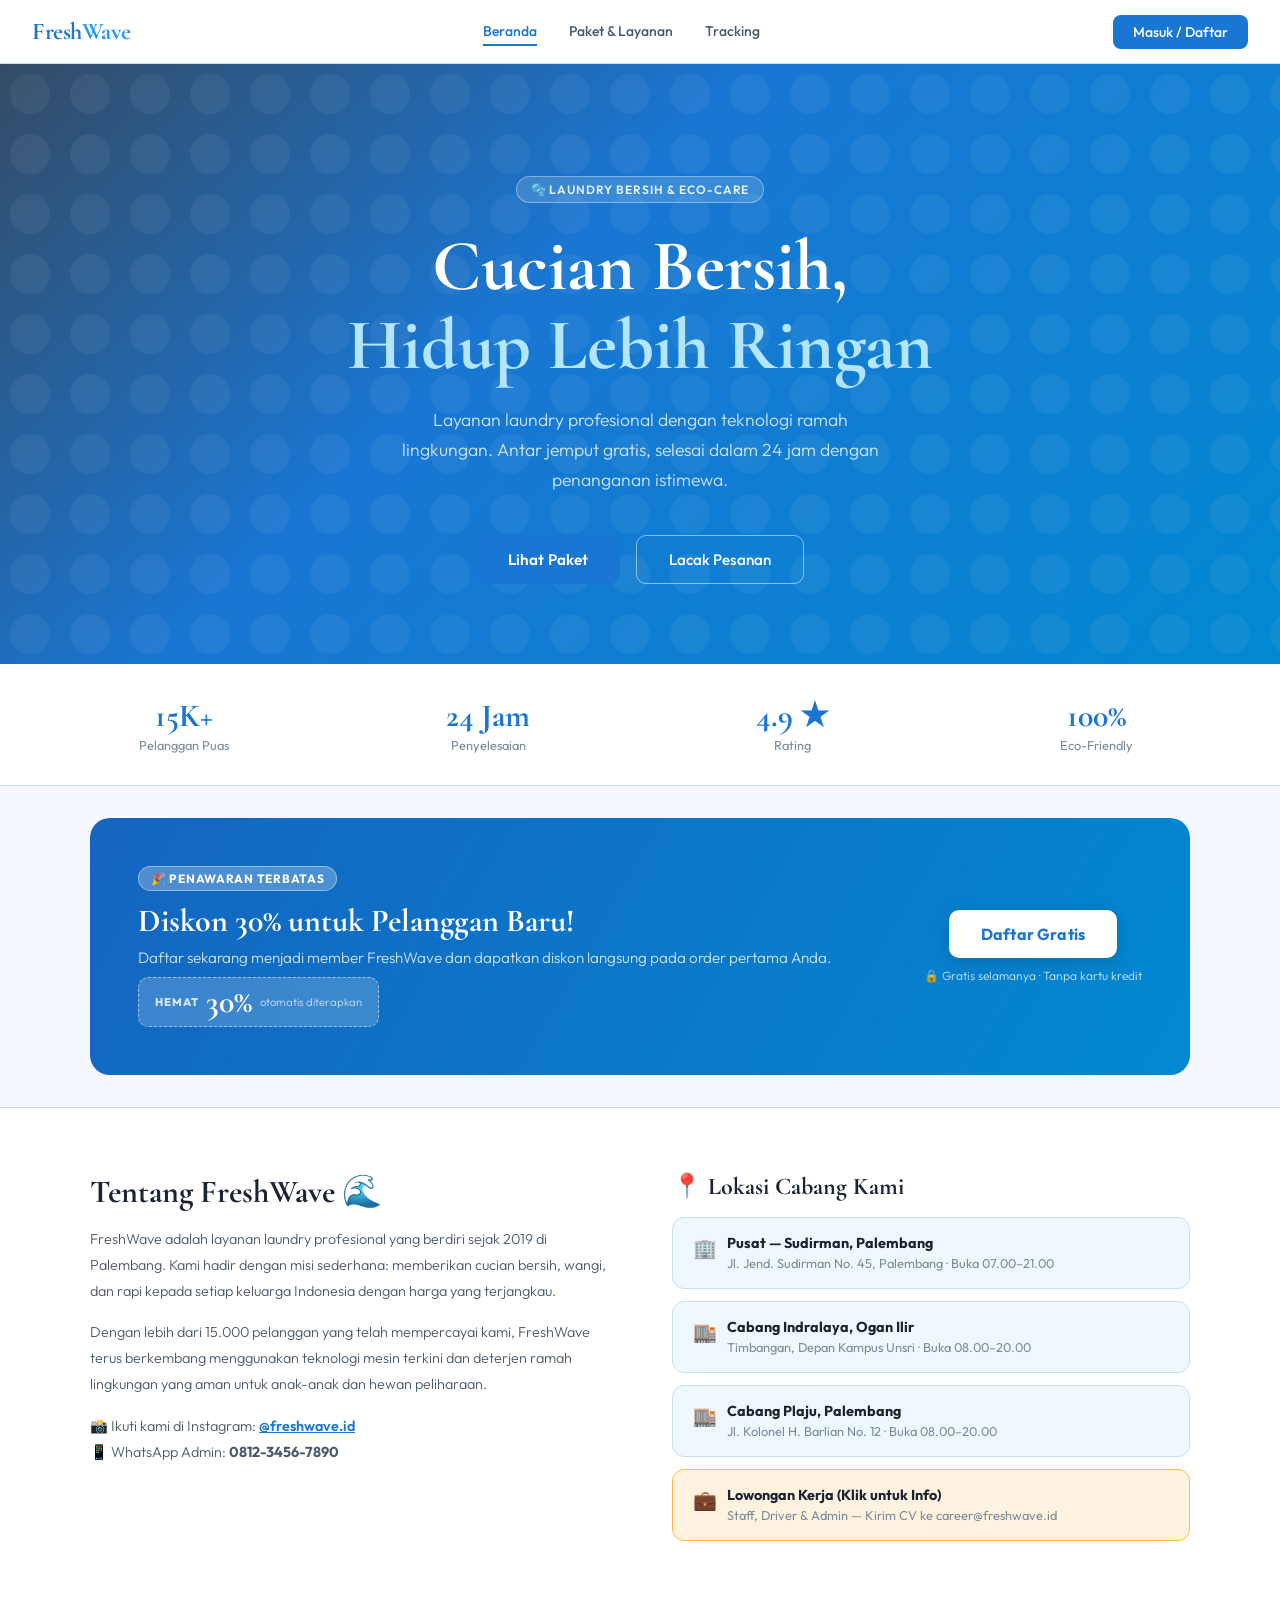
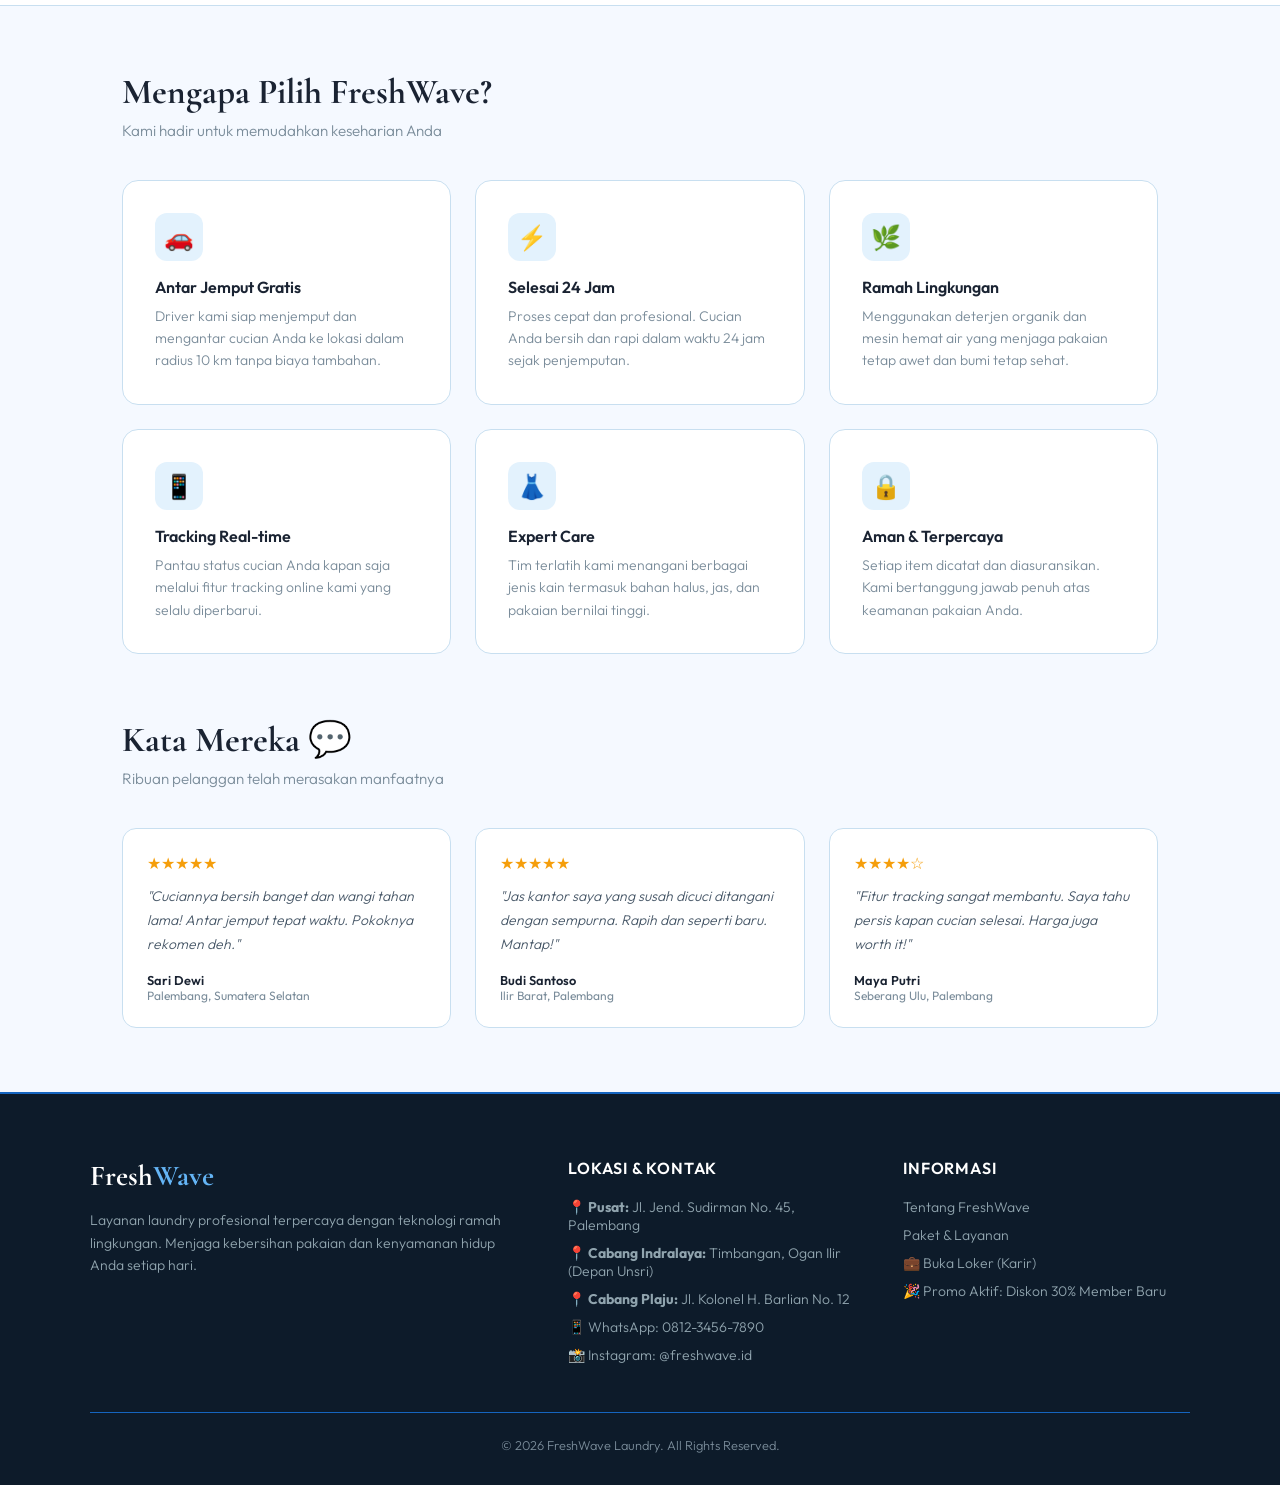
<file: index.html>
<!DOCTYPE html>
<html lang="id">
<head>
  <meta charset="UTF-8">
  <meta name="viewport" content="width=device-width, initial-scale=1.0">
  <title>FreshWave Laundry</title>
  <link href="https://fonts.googleapis.com/css2?family=Cormorant+Garamond:wght@400;500;600;700&family=Outfit:wght@300;400;500;600&display=swap" rel="stylesheet">
  <link rel="stylesheet" href="laundry.css">
</head>
<body>

  <nav>
    <div class="nav-brand" onclick="goto('home')">Fresh<span>Wave</span></div>
    <div class="nav-links">
      <a onclick="goto('home')" id="nav-home" class="active">Beranda</a>
      <a onclick="goto('packages')" id="nav-packages">Paket &amp; Layanan</a>
      <a onclick="goto('tracking')" id="nav-tracking">Tracking</a>
    </div>
    <div id="nav-auth">
      <button class="nav-cta" onclick="openModal('login')">Masuk / Daftar</button>
    </div>
    <div id="nav-user" class="user-info" style="display:none">
      <div class="user-avatar" id="user-avatar" onclick="goto('profile')" title="Lihat Profil">U</div>
      <span class="user-name" id="user-name" onclick="goto('profile')" style="cursor:pointer">Pengguna</span>
      <button class="logout-btn" onclick="logout()">Keluar</button>
    </div>
  </nav>

  <!-- =================== HALAMAN BERANDA =================== -->
  <div class="page active" id="page-home">

    <div class="hero">
      <div class="hero-badge">🫧 Laundry Bersih & Eco-Care</div>
      <h1>Cucian Bersih,<br><em>Hidup Lebih Ringan</em></h1>
      <p>Layanan laundry profesional dengan teknologi ramah lingkungan. Antar jemput gratis, selesai dalam 24 jam dengan penanganan istimewa.</p>
      <div class="hero-btns">
        <button class="btn-primary" onclick="goto('packages')">Lihat Paket</button>
        <button class="btn-outline" onclick="goto('tracking')">Lacak Pesanan</button>
      </div>
    </div>

    <div class="stats-bar">
      <div class="stat-item"><div class="stat-num">15K+</div><div class="stat-label">Pelanggan Puas</div></div>
      <div class="stat-item"><div class="stat-num">24 Jam</div><div class="stat-label">Penyelesaian</div></div>
      <div class="stat-item"><div class="stat-num">4.9 ★</div><div class="stat-label">Rating</div></div>
      <div class="stat-item"><div class="stat-num">100%</div><div class="stat-label">Eco-Friendly</div></div>
    </div>

    <!-- PROMO BANNER — dipindah tepat setelah hero/stats -->
    <div class="promo-banner" id="promo-banner">
      <div class="promo-text-area">
        <div class="promo-badge-inline">🎉 PENAWARAN TERBATAS</div>
        <h2 id="promo-title">Diskon 30% untuk Pelanggan Baru!</h2>
        <p id="promo-desc">Daftar sekarang menjadi member FreshWave dan dapatkan diskon langsung pada order pertama Anda.</p>
        <div class="promo-discount-badge" id="promo-discount-badge">
          <span class="discount-label">HEMAT</span>
          <span class="discount-value">30%</span>
          <span class="discount-note">otomatis diterapkan</span>
        </div>
      </div>
      <div class="promo-action-area">
        <button id="promo-btn" class="btn-primary promo-cta-btn" onclick="handlePromoClick()">Daftar Gratis</button>
        <div class="promo-trust" id="promo-trust-guest">🔒 Gratis selamanya · Tanpa kartu kredit</div>
        <div class="promo-trust" id="promo-trust-user" style="display:none;">✅ Diskon aktif di setiap order Anda!</div>
      </div>
    </div>

    <!-- ABOUT / CABANG SECTION -->
    <div class="about-section">
      <div class="about-inner">
        <div class="about-text">
          <h2>Tentang FreshWave 🌊</h2>
          <p>FreshWave adalah layanan laundry profesional yang berdiri sejak 2019 di Palembang. Kami hadir dengan misi sederhana: memberikan cucian bersih, wangi, dan rapi kepada setiap keluarga Indonesia dengan harga yang terjangkau.</p>
          <p>Dengan lebih dari 15.000 pelanggan yang telah mempercayai kami, FreshWave terus berkembang menggunakan teknologi mesin terkini dan deterjen ramah lingkungan yang aman untuk anak-anak dan hewan peliharaan.</p>
          <p style="margin-bottom:0;">📸 Ikuti kami di Instagram: <a href="https://instagram.com/freshwave.id" target="_blank" style="color:var(--green); font-weight:600;">@freshwave.id</a><br>📱 WhatsApp Admin: <strong>0812-3456-7890</strong></p>
        </div>
        <div>
          <div class="branch-title">📍 Lokasi Cabang Kami</div>
          <div class="branch-list">
            <div class="branch-item">
              <div class="branch-icon">🏢</div>
              <div>
                <strong>Pusat — Sudirman, Palembang</strong>
                <span>Jl. Jend. Sudirman No. 45, Palembang · Buka 07.00–21.00</span>
              </div>
            </div>
            <div class="branch-item">
              <div class="branch-icon">🏬</div>
              <div>
                <strong>Cabang Indralaya, Ogan Ilir</strong>
                <span>Timbangan, Depan Kampus Unsri · Buka 08.00–20.00</span>
              </div>
            </div>
            <div class="branch-item">
              <div class="branch-icon">🏬</div>
              <div>
                <strong>Cabang Plaju, Palembang</strong>
                <span>Jl. Kolonel H. Barlian No. 12 · Buka 08.00–20.00</span>
              </div>
            </div>
            <div class="branch-item" style="background:#fff3e0; border-color:#ffb74d; cursor:pointer;" onclick="alert('Lowongan terbuka: Staff Laundry, Driver Pick-Up, dan Admin Online.\nKirim CV ke: career@freshwave.id\nAtau DM Instagram @freshwave.id')">
              <div class="branch-icon">💼</div>
              <div>
                <strong>Lowongan Kerja (Klik untuk Info)</strong>
                <span>Staff, Driver & Admin — Kirim CV ke career@freshwave.id</span>
              </div>
            </div>
          </div>
        </div>
      </div>
    </div>

    <div class="section">
      <div class="section-title">Mengapa Pilih FreshWave?</div>
      <div class="section-sub">Kami hadir untuk memudahkan keseharian Anda</div>
      <div class="features-grid">
        <div class="feature-card">
          <div class="feat-icon">🚗</div>
          <h3>Antar Jemput Gratis</h3>
          <p>Driver kami siap menjemput dan mengantar cucian Anda ke lokasi dalam radius 10 km tanpa biaya tambahan.</p>
        </div>
        <div class="feature-card">
          <div class="feat-icon">⚡</div>
          <h3>Selesai 24 Jam</h3>
          <p>Proses cepat dan profesional. Cucian Anda bersih dan rapi dalam waktu 24 jam sejak penjemputan.</p>
        </div>
        <div class="feature-card">
          <div class="feat-icon">🌿</div>
          <h3>Ramah Lingkungan</h3>
          <p>Menggunakan deterjen organik dan mesin hemat air yang menjaga pakaian tetap awet dan bumi tetap sehat.</p>
        </div>
        <div class="feature-card">
          <div class="feat-icon">📱</div>
          <h3>Tracking Real-time</h3>
          <p>Pantau status cucian Anda kapan saja melalui fitur tracking online kami yang selalu diperbarui.</p>
        </div>
        <div class="feature-card">
          <div class="feat-icon">👗</div>
          <h3>Expert Care</h3>
          <p>Tim terlatih kami menangani berbagai jenis kain termasuk bahan halus, jas, dan pakaian bernilai tinggi.</p>
        </div>
        <div class="feature-card">
          <div class="feat-icon">🔒</div>
          <h3>Aman &amp; Terpercaya</h3>
          <p>Setiap item dicatat dan diasuransikan. Kami bertanggung jawab penuh atas keamanan pakaian Anda.</p>
        </div>
      </div>
    </div>

    <div class="section" style="padding-top:0">
      <div class="section-title">Kata Mereka 💬</div>
      <div class="section-sub">Ribuan pelanggan telah merasakan manfaatnya</div>
      <div class="testimonials">
        <div class="testi-card">
          <div class="stars">★★★★★</div>
          <div class="testi-text">"Cuciannya bersih banget dan wangi tahan lama! Antar jemput tepat waktu. Pokoknya rekomen deh."</div>
          <div class="testi-author">Sari Dewi</div>
          <div class="testi-loc">Palembang, Sumatera Selatan</div>
        </div>
        <div class="testi-card">
          <div class="stars">★★★★★</div>
          <div class="testi-text">"Jas kantor saya yang susah dicuci ditangani dengan sempurna. Rapih dan seperti baru. Mantap!"</div>
          <div class="testi-author">Budi Santoso</div>
          <div class="testi-loc">Ilir Barat, Palembang</div>
        </div>
        <div class="testi-card">
          <div class="stars">★★★★☆</div>
          <div class="testi-text">"Fitur tracking sangat membantu. Saya tahu persis kapan cucian selesai. Harga juga worth it!"</div>
          <div class="testi-author">Maya Putri</div>
          <div class="testi-loc">Seberang Ulu, Palembang</div>
        </div>
      </div>
    </div>

  </div>

  <!-- =================== HALAMAN PAKET =================== -->
  <div class="page" id="page-packages">
    <div class="pkg-hero">
      <h1>Paket &amp; Layanan</h1>
      <p>Klik "Lihat Detail" untuk membalik kartu dan melihat penjelasan lengkap tiap layanan.</p>
    </div>

    <div class="packages-grid">

      <!-- KARTU 1: Fast & Clean -->
      <div class="pkg-card-container" id="card-express">
        <div class="pkg-card-inner">
          <div class="pkg-card-front">
            <div class="pkg-icon green">⚡</div>
            <div class="pkg-name">Fast &amp; Clean</div>
            <div class="pkg-tagline">Cuci express handal harian</div>
            <div class="pkg-price">Rp 9.000 <span>/ kg</span></div>
            <ul class="pkg-features">
              <li>Cuci &amp; Kering Mesin Otomatis</li>
              <li>Deterjen Higienis Premium</li>
              <li>Selesai dalam 12 Jam</li>
            </ul>
            <div class="pkg-action-footer">
              <button class="pkg-btn" onclick="selectPackage('express')">Pilih Paket</button>
              <button class="detail-toggle-link" onclick="toggleCardFlip('card-express')">Lihat Detail</button>
            </div>
          </div>
          <div class="pkg-card-back">
            <div class="back-title">Detail Fast &amp; Clean</div>
            <p class="back-desc">Sangat cocok untuk pakaian kasual harian yang Anda butuhkan dengan cepat tanpa ribet. Cocok untuk baju kerja, kaos, dan celana harian.</p>
            <div class="back-specs">
              <div class="back-spec-item"><span>⏱ Durasi</span><span>12 Jam Selesai</span></div>
              <div class="back-spec-item"><span>🔧 Metode</span><span>Mesin Cuci High-End</span></div>
              <div class="back-spec-item"><span>🌸 Pewangi</span><span>Fresh Morning Dew</span></div>
              <div class="back-spec-item"><span>📦 Packaging</span><span>Plastik Wrap Rapi</span></div>
            </div>
            <div class="pkg-action-footer">
              <button class="pkg-btn" onclick="selectPackage('express')">Booking Sekarang</button>
              <button class="detail-toggle-link" onclick="toggleCardFlip('card-express')">← Kembali</button>
            </div>
          </div>
        </div>
      </div>

      <!-- KARTU 2: Luxury Deep Clean (Terpopuler) -->
      <div class="pkg-card-container" id="card-premium">
        <div class="pkg-card-inner">
          <div class="pkg-card-front" style="border-color: var(--green)">
            <div class="pkg-badge">Terpopuler</div>
            <div class="pkg-icon gold">👑</div>
            <div class="pkg-name">Luxury Deep Clean</div>
            <div class="pkg-tagline">Proteksi serat kain &amp; wangi tahan lama</div>
            <div class="pkg-price">Rp 18.000 <span>/ kg</span></div>
            <ul class="pkg-features">
              <li>Pembersihan noda mendalam</li>
              <li>Setrika uap anti kusut</li>
              <li>Selesai 24 Jam + Parfum Long-Lasting</li>
            </ul>
            <div class="pkg-action-footer">
              <button class="pkg-btn gold-btn" onclick="selectPackage('premium')">Pilih Paket</button>
              <button class="detail-toggle-link" onclick="toggleCardFlip('card-premium')">Lihat Detail</button>
            </div>
          </div>
          <div class="pkg-card-back">
            <div class="back-title">Detail Luxury Deep Clean</div>
            <p class="back-desc">Layanan andalan menggunakan teknologi pencerah warna dan pelembut khusus serat katun/sutra. Setrika uap memastikan pakaian bebas kusut sempurna.</p>
            <div class="back-specs">
              <div class="back-spec-item"><span>⏱ Durasi</span><span>24 Jam</span></div>
              <div class="back-spec-item"><span>🔥 Setrika</span><span>Steam Ironing Pro</span></div>
              <div class="back-spec-item"><span>🌹 Parfum</span><span>Royal Amber / Jasmine</span></div>
              <div class="back-spec-item"><span>✨ Bonus</span><span>Pelembut Serat Premium</span></div>
            </div>
            <div class="pkg-action-footer">
              <button class="pkg-btn" onclick="selectPackage('premium')">Booking Sekarang</button>
              <button class="detail-toggle-link" onclick="toggleCardFlip('card-premium')">← Kembali</button>
            </div>
          </div>
        </div>
      </div>

      <!-- KARTU 3: Leather & Shoes -->
      <div class="pkg-card-container" id="card-sepatu">
        <div class="pkg-card-inner">
          <div class="pkg-card-front">
            <div class="pkg-icon green">👟</div>
            <div class="pkg-name">Leather &amp; Shoes</div>
            <div class="pkg-tagline">Perawatan sepatu &amp; bahan kulit</div>
            <div class="pkg-price">Rp 35.000 <span>/ pasang</span></div>
            <ul class="pkg-features">
              <li>Sikat Khusus Bahan Leather/Suede</li>
              <li>Pemberian Nutrisi Kulit</li>
              <li>Anti-Bacterial &amp; Deodorizer</li>
            </ul>
            <div class="pkg-action-footer">
              <button class="pkg-btn" onclick="selectPackage('sepatu')">Pilih Paket</button>
              <button class="detail-toggle-link" onclick="toggleCardFlip('card-sepatu')">Lihat Detail</button>
            </div>
          </div>
          <div class="pkg-card-back">
            <div class="back-title">Detail Leather &amp; Shoes</div>
            <p class="back-desc">Menangani noda membandel pada midsole, outsole, serta perawatan kelembaban bahan tas dan jaket kulit asli agar tidak retak dan tetap lentur.</p>
            <div class="back-specs">
              <div class="back-spec-item"><span>🖐 Pengerjaan</span><span>Manual Hand-Wash</span></div>
              <div class="back-spec-item"><span>💧 Proteksi</span><span>Water Repellent Spray</span></div>
              <div class="back-spec-item"><span>🦠 Sanitasi</span><span>Anti-Bacterial Treatment</span></div>
              <div class="back-spec-item"><span>⏱ Estimasi</span><span>2–3 Hari</span></div>
            </div>
            <div class="pkg-action-footer">
              <button class="pkg-btn" onclick="selectPackage('sepatu')">Booking Sekarang</button>
              <button class="detail-toggle-link" onclick="toggleCardFlip('card-sepatu')">← Kembali</button>
            </div>
          </div>
        </div>
      </div>

      <!-- KARTU 4: Silk & Gown -->
      <div class="pkg-card-container" id="card-gown">
        <div class="pkg-card-inner">
          <div class="pkg-card-front">
            <div class="pkg-icon green">👗</div>
            <div class="pkg-name">Silk &amp; Gown</div>
            <div class="pkg-tagline">Gaun pesta, kebaya &amp; jas sutra</div>
            <div class="pkg-price">Rp 50.000 <span>/ item</span></div>
            <ul class="pkg-features">
              <li>Metode Dry Clean Eksklusif</li>
              <li>Gantungan khusus &amp; Cover Bag</li>
              <li>Inspeksi Detail Manik/Payet</li>
            </ul>
            <div class="pkg-action-footer">
              <button class="pkg-btn" onclick="selectPackage('gown')">Pilih Paket</button>
              <button class="detail-toggle-link" onclick="toggleCardFlip('card-gown')">Lihat Detail</button>
            </div>
          </div>
          <div class="pkg-card-back">
            <div class="back-title">Detail Silk &amp; Gown</div>
            <p class="back-desc">Ditangani secara personal oleh tim ahli kain halus. Payet, bordir, dan kehalusan sutra dijaga agar tidak rusak selama proses pencucian.</p>
            <div class="back-specs">
              <div class="back-spec-item"><span>🌿 Metode</span><span>Eco Dry-Cleaning</span></div>
              <div class="back-spec-item"><span>📦 Packaging</span><span>Premium Garment Bag</span></div>
              <div class="back-spec-item"><span>🪡 Inspeksi</span><span>Payet &amp; Bordir Check</span></div>
              <div class="back-spec-item"><span>⏱ Pengerjaan</span><span>2 Hari</span></div>
            </div>
            <div class="pkg-action-footer">
              <button class="pkg-btn" onclick="selectPackage('gown')">Booking Sekarang</button>
              <button class="detail-toggle-link" onclick="toggleCardFlip('card-gown')">← Kembali</button>
            </div>
          </div>
        </div>
      </div>

      <!-- KARTU 5: Bedding Luxury -->
      <div class="pkg-card-container" id="card-bed">
        <div class="pkg-card-inner">
          <div class="pkg-card-front">
            <div class="pkg-icon green">🛏️</div>
            <div class="pkg-name">Bedding Luxury</div>
            <div class="pkg-tagline">Sprei sutra, bedcover &amp; selimut</div>
            <div class="pkg-price">Rp 25.000 <span>/ item</span></div>
            <ul class="pkg-features">
              <li>Sterilisasi Tungau &amp; Bakteri</li>
              <li>Pewangi aromaterapi relaksasi</li>
              <li>Vacuum &amp; Lipat Rapi Sempurna</li>
            </ul>
            <div class="pkg-action-footer">
              <button class="pkg-btn" onclick="selectPackage('bed')">Pilih Paket</button>
              <button class="detail-toggle-link" onclick="toggleCardFlip('card-bed')">Lihat Detail</button>
            </div>
          </div>
          <div class="pkg-card-back">
            <div class="back-title">Detail Bedding Luxury</div>
            <p class="back-desc">Cucian perlengkapan tidur yang super wangi meningkatkan kualitas tidur Anda. Sterilisasi tungau debu menggunakan suhu tinggi yang aman untuk kain.</p>
            <div class="back-specs">
              <div class="back-spec-item"><span>🦠 Fitur</span><span>Anti-Allergy Sanitize</span></div>
              <div class="back-spec-item"><span>🌸 Scent</span><span>Lavender Calm Essence</span></div>
              <div class="back-spec-item"><span>♨️ Metode</span><span>High-Temp Wash + Dry</span></div>
              <div class="back-spec-item"><span>⏱ Waktu</span><span>24 Jam</span></div>
            </div>
            <div class="pkg-action-footer">
              <button class="pkg-btn" onclick="selectPackage('bed')">Booking Sekarang</button>
              <button class="detail-toggle-link" onclick="toggleCardFlip('card-bed')">← Kembali</button>
            </div>
          </div>
        </div>
      </div>

      <!-- KARTU 6: Curtain & Carpet -->
      <div class="pkg-card-container" id="card-carpet">
        <div class="pkg-card-inner">
          <div class="pkg-card-front">
            <div class="pkg-icon green">🏡</div>
            <div class="pkg-name">Curtain &amp; Carpet</div>
            <div class="pkg-tagline">Pembersihan tirai &amp; karpet tebal</div>
            <div class="pkg-price">Rp 40.000 <span>/ m²</span></div>
            <ul class="pkg-features">
              <li>Mesin Ekstraksi Noda Karpet</li>
              <li>Pengeringan Sempurna Anti Apek</li>
              <li>Penghilang Bau Hewan Peliharaan</li>
            </ul>
            <div class="pkg-action-footer">
              <button class="pkg-btn" onclick="selectPackage('carpet')">Pilih Paket</button>
              <button class="detail-toggle-link" onclick="toggleCardFlip('card-carpet')">Lihat Detail</button>
            </div>
          </div>
          <div class="pkg-card-back">
            <div class="back-title">Detail Curtain &amp; Carpet</div>
            <p class="back-desc">Solusi total menjaga kebersihan interior rumah dari debu bertahun-tahun pada tirai berat dan karpet bulu tebal. Cocok untuk rumah dengan hewan peliharaan.</p>
            <div class="back-specs">
              <div class="back-spec-item"><span>⚙️ Teknologi</span><span>High Pressure Extractor</span></div>
              <div class="back-spec-item"><span>🌀 Deodorize</span><span>Fresh Ozone Treatment</span></div>
              <div class="back-spec-item"><span>🐾 Pet-Safe</span><span>Eco-Friendly Formula</span></div>
              <div class="back-spec-item"><span>⏱ Waktu</span><span>3–4 Hari</span></div>
            </div>
            <div class="pkg-action-footer">
              <button class="pkg-btn" onclick="selectPackage('carpet')">Booking Sekarang</button>
              <button class="detail-toggle-link" onclick="toggleCardFlip('card-carpet')">← Kembali</button>
            </div>
          </div>
        </div>
      </div>

    </div>
  </div>

  <!-- =================== HALAMAN BOOKING =================== -->
  <div class="page" id="page-booking">
    <div class="booking-container">
      <div class="booking-card">
        <h2>📋 Formulir Penjemputan</h2>
        <div class="form-grid">
          <div class="form-group">
            <label>Nama Lengkap</label>
            <input type="text" id="book-name">
          </div>
          <div class="form-group">
            <label>No. Telepon / WhatsApp</label>
            <input type="tel" id="book-phone">
          </div>
          <div class="form-group">
            <label>Tanggal Penjemputan</label>
            <input type="date" id="book-date">
          </div>
          <div class="form-group">
            <label>Jam Penjemputan (Interval 1 Jam)</label>
            <select id="book-time">
              <option value="08:00 - 09:00">08:00 - 09:00</option>
              <option value="09:00 - 10:00">09:00 - 10:00</option>
              <option value="10:00 - 11:00">10:00 - 11:00</option>
              <option value="11:00 - 12:00">11:00 - 12:00</option>
              <option value="13:00 - 14:00">13:00 - 14:00</option>
              <option value="14:00 - 15:00">14:00 - 15:00</option>
              <option value="15:00 - 16:00">15:00 - 16:00</option>
              <option value="16:00 - 17:00">16:00 - 17:00</option>
            </select>
          </div>
          <div class="form-group full">
            <label>Alamat Lengkap Rumah</label>
            <textarea id="book-address" rows="3" placeholder="Nama jalan, nomor rumah, RT/RW..."></textarea>
          </div>
          <div class="form-group full">
            <label>Metode Pembayaran</label>
            <select id="book-payment" onchange="selectedPayment = this.value">
              <option value="">-- Pilih Metode --</option>
              <option value="COD">Tunai saat Antar/Jemput (COD)</option>
              <option value="QRIS">QRIS / Transfer Bank</option>
            </select>
          </div>
        </div>

        <div style="margin-top: 1.5rem;">
          <label style="font-size:0.85rem; font-weight:600; color:var(--mid); margin-bottom:8px; display:block;">Pilihan Notifikasi:</label>
          <div style="display:flex; gap:10px; align-items:center;">
            <input type="checkbox" id="notify-wa" checked style="width:auto; cursor:pointer;">
            <label for="notify-wa" style="font-size:0.85rem; cursor:pointer; color:var(--dark);">Kirim Detail Booking Otomatis ke WhatsApp Admin</label>
          </div>
        </div>
      </div>

      <div class="booking-card" style="background: var(--white);">
        <h3>Ringkasan Layanan</h3>
        <div id="pkg-checklist" style="margin: 1rem 0; display:flex; flex-direction:column; gap:10px;"></div>
        <div id="summary-items" style="border-top:1px solid var(--border); padding-top:10px;"></div>
        <button class="modal-btn" onclick="submitBooking()" style="margin-top:1.5rem;">Konfirmasi Order</button>
      </div>
    </div>
  </div>

  <!-- =================== HALAMAN TRACKING =================== -->
  <div class="page" id="page-tracking">
    <div class="track-box">
      <h2>🔍 Lacak Cucian</h2>
      <p>Masukkan ID Pesanan Anda untuk melihat status pengerjaan laundry secara real-time.</p>
      <div class="track-search">
        <input type="text" id="track-input" placeholder="Contoh: FW-2026-0001">
        <button onclick="doTrack()">Lacak</button>
      </div>

      <div id="track-result" style="display:none; text-align:left; border-top:1px solid var(--border); padding-top:1.5rem;">
        <div style="display:flex; justify-content:space-between; margin-bottom:1rem; align-items:center;">
          <div>
            <h4 id="res-id" style="color:var(--green);">FW-XXXX</h4>
            <small id="res-date" style="color:var(--muted);"></small>
          </div>
          <span id="res-status" style="background:var(--green); color:#fff; font-size:0.75rem; padding:4px 10px; border-radius:100px; font-weight:600;">Proses</span>
        </div>
        <p style="font-size:0.9rem; margin-bottom:1rem;"><strong>Pelanggan:</strong> <span id="res-name"></span></p>
        
        <div id="wa-backup-area" style="margin-bottom:1.5rem; display:none;">
          <div style="background: #e3f2fd; padding:10px; border-radius:8px; border:1px solid #90caf9; font-size:0.8rem; color:#1565c0; margin-bottom:8px;">
            ℹ️ Anda belum mengirimkan rincian pesanan ini ke WhatsApp Admin.
          </div>
          <button class="wa-open-btn" id="wa-backup-btn" style="padding:10px; font-size:0.85rem;">💬 Kirim Rincian &amp; Chat Admin Sekarang</button>
        </div>

        <!-- Tombol chat WA admin yang selalu muncul -->
        <div id="wa-always-area" style="margin-bottom:1.5rem;">
          <button class="wa-open-btn" id="wa-always-btn" style="padding:10px; font-size:0.85rem; background:#128c7e;">💬 Chat Admin WhatsApp</button>
        </div>

        <div style="font-size:0.85rem; color:var(--mid); line-height:1.6;">
          <strong>Detail Paket:</strong>
          <div id="res-items" style="margin-top:4px; padding-left:10px; border-left:2px solid var(--border);"></div>
        </div>
      </div>
    </div>
  </div>

  <!-- =================== HALAMAN PROFIL =================== -->
  <div class="page" id="page-profile">
    <div class="profile-box">
      <h2>👤 Pengaturan Profil Member</h2>
      <div class="profile-avatar-area">
        <div class="profile-avatar-big" id="profile-avatar-img">U</div>
        <label class="avatar-edit-label" for="avatar-file-input">📷 Ubah Foto Profil</label>
        <input type="file" id="avatar-file-input" class="avatar-edit-input" accept="image/*" onchange="handleAvatarChange(this)">
      </div>
      <div class="form-grid" style="grid-template-columns:1fr;">
        <div class="form-group">
          <label>Nama Lengkap</label>
          <input type="text" id="prof-name">
        </div>
        <div class="form-group">
          <label>Nomor Telepon / WhatsApp</label>
          <input type="tel" id="prof-phone">
        </div>
        <div class="form-group">
          <label>Email</label>
          <input type="email" id="prof-email">
        </div>
        <div class="form-group">
          <label>Alamat Default Pengiriman</label>
          <textarea id="prof-address" rows="3"></textarea>
        </div>
        <button class="modal-btn" onclick="saveProfileData()">Simpan Perubahan</button>
        <button class="modal-btn" style="background:transparent; color:var(--muted); border:1px solid var(--border); margin-top:0;" onclick="goto('home')">Kembali ke Beranda</button>
      </div>
    </div>
  </div>

  <!-- =================== MODAL AUTH =================== -->
  <div class="modal-overlay" id="auth-modal">
    <div class="modal-box">
      <button class="modal-close" onclick="closeModal()">×</button>
      <div class="modal-tabs">
        <div class="modal-tab active" id="tab-login" onclick="switchTab('login')">Masuk</div>
        <div class="modal-tab" id="tab-register" onclick="switchTab('register')">Daftar Akun</div>
      </div>

      <!-- FORM LOGIN -->
      <div id="form-login">
        <div class="modal-form-group">
          <label>Email atau Nomor Telepon</label>
          <input type="text" id="login-identifier" placeholder="Masukkan Email atau No HP">
        </div>
        <div class="modal-form-group" id="login-password-field">
          <label>Password</label>
          <div class="password-wrapper">
            <input type="password" id="login-password" placeholder="Masukkan password Anda">
            <button type="button" class="eye-btn" onclick="togglePasswordVisibility('login-password')" title="Tampilkan/Sembunyikan">👁</button>
          </div>
        </div>
        <a class="forgot-link" onclick="triggerForgotPassword()">Lupa Password?</a>
        <button class="modal-btn" onclick="doLogin()">Masuk Sekarang</button>
        <div class="modal-divider"><span>atau</span></div>
        <button class="modal-btn-secondary" onclick="doLoginWithoutPassword()">⚡ Masuk Cepat (Tanpa Password)</button>
      </div>

      <!-- FORM REGISTER -->
      <div id="form-register" style="display:none">
        <div class="modal-form-group">
          <label>Nama Lengkap</label>
          <input type="text" id="reg-name" placeholder="Nama lengkap Anda">
        </div>
        <div class="modal-form-group">
          <label>No. Telepon / WhatsApp</label>
          <input type="tel" id="reg-phone" placeholder="08xxxxxxxxxx">
        </div>
        <div class="modal-form-group">
          <label>Email</label>
          <input type="email" id="reg-email" placeholder="email@contoh.com">
        </div>
        <div class="modal-form-group">
          <label>Password</label>
          <div class="password-wrapper">
            <input type="password" id="reg-password" placeholder="Minimal 8 karakter">
            <button type="button" class="eye-btn" onclick="togglePasswordVisibility('reg-password')" title="Tampilkan/Sembunyikan">👁</button>
          </div>
        </div>
        <button class="modal-btn" onclick="doRegister()">Buat Akun Gratis</button>
      </div>
    </div>
  </div>

  <!-- =================== SUCCESS OVERLAY =================== -->
  <div class="success-overlay" id="success-overlay">
    <div class="success-box">
      <span class="success-icon">✨</span>
      <h2>Booking Berhasil!</h2>
      <p>Pesanan Anda telah kami catat dalam antrean prioritas sistem.</p>
      <div class="order-id" id="display-order-id">FW-2026-0001</div>
      <a id="wa-share-btn" class="wa-open-btn" target="_blank" href="#">💬 Hubungi Admin via WhatsApp</a>
      <button class="modal-btn" style="background:transparent; color:var(--muted); margin-top:10px;" onclick="afterBooking()">Tutup &amp; Lacak Pesanan</button>
    </div>
  </div>

  <!-- =================== FOOTER =================== -->
  <footer>
    <div class="footer-inner">
      <div class="footer-brand">
        <h3>Fresh<span>Wave</span></h3>
        <p>Layanan laundry profesional terpercaya dengan teknologi ramah lingkungan. Menjaga kebersihan pakaian dan kenyamanan hidup Anda setiap hari.</p>
      </div>
      <div>
        <h4 class="footer-title">Lokasi &amp; Kontak</h4>
        <ul class="footer-links">
          <li>📍 <strong>Pusat:</strong> Jl. Jend. Sudirman No. 45, Palembang</li>
          <li>📍 <strong>Cabang Indralaya:</strong> Timbangan, Ogan Ilir (Depan Unsri)</li>
          <li>📍 <strong>Cabang Plaju:</strong> Jl. Kolonel H. Barlian No. 12</li>
          <li>📱 WhatsApp: 0812-3456-7890</li>
          <li>📸 Instagram: <a href="https://instagram.com/freshwave.id" target="_blank">@freshwave.id</a></li>
        </ul>
      </div>
      <div>
        <h4 class="footer-title">Informasi</h4>
        <ul class="footer-links">
          <li><a onclick="goto('home')">Tentang FreshWave</a></li>
          <li><a onclick="goto('packages')">Paket &amp; Layanan</a></li>
          <li>💼 <a onclick="alert('Lowongan Terbuka!\n- Staff Laundry\n- Driver Pick-Up\n- Admin Online\n\nKirim CV ke: career@freshwave.id\nAtau DM Instagram: @freshwave.id')">Buka Loker (Karir)</a></li>
          <li>🎉 Promo Aktif: Diskon 30% Member Baru</li>
        </ul>
      </div>
    </div>
    <div class="footer-bottom">
      &copy; 2026 FreshWave Laundry. All Rights Reserved.
    </div>
  </footer>

  <!-- =================== IN-PAGE TOAST NOTIFICATIONS =================== -->
  <div id="toast-container" class="toast-container"></div>

  <script src="laundry.js"></script>
</body>
</html>
</file>
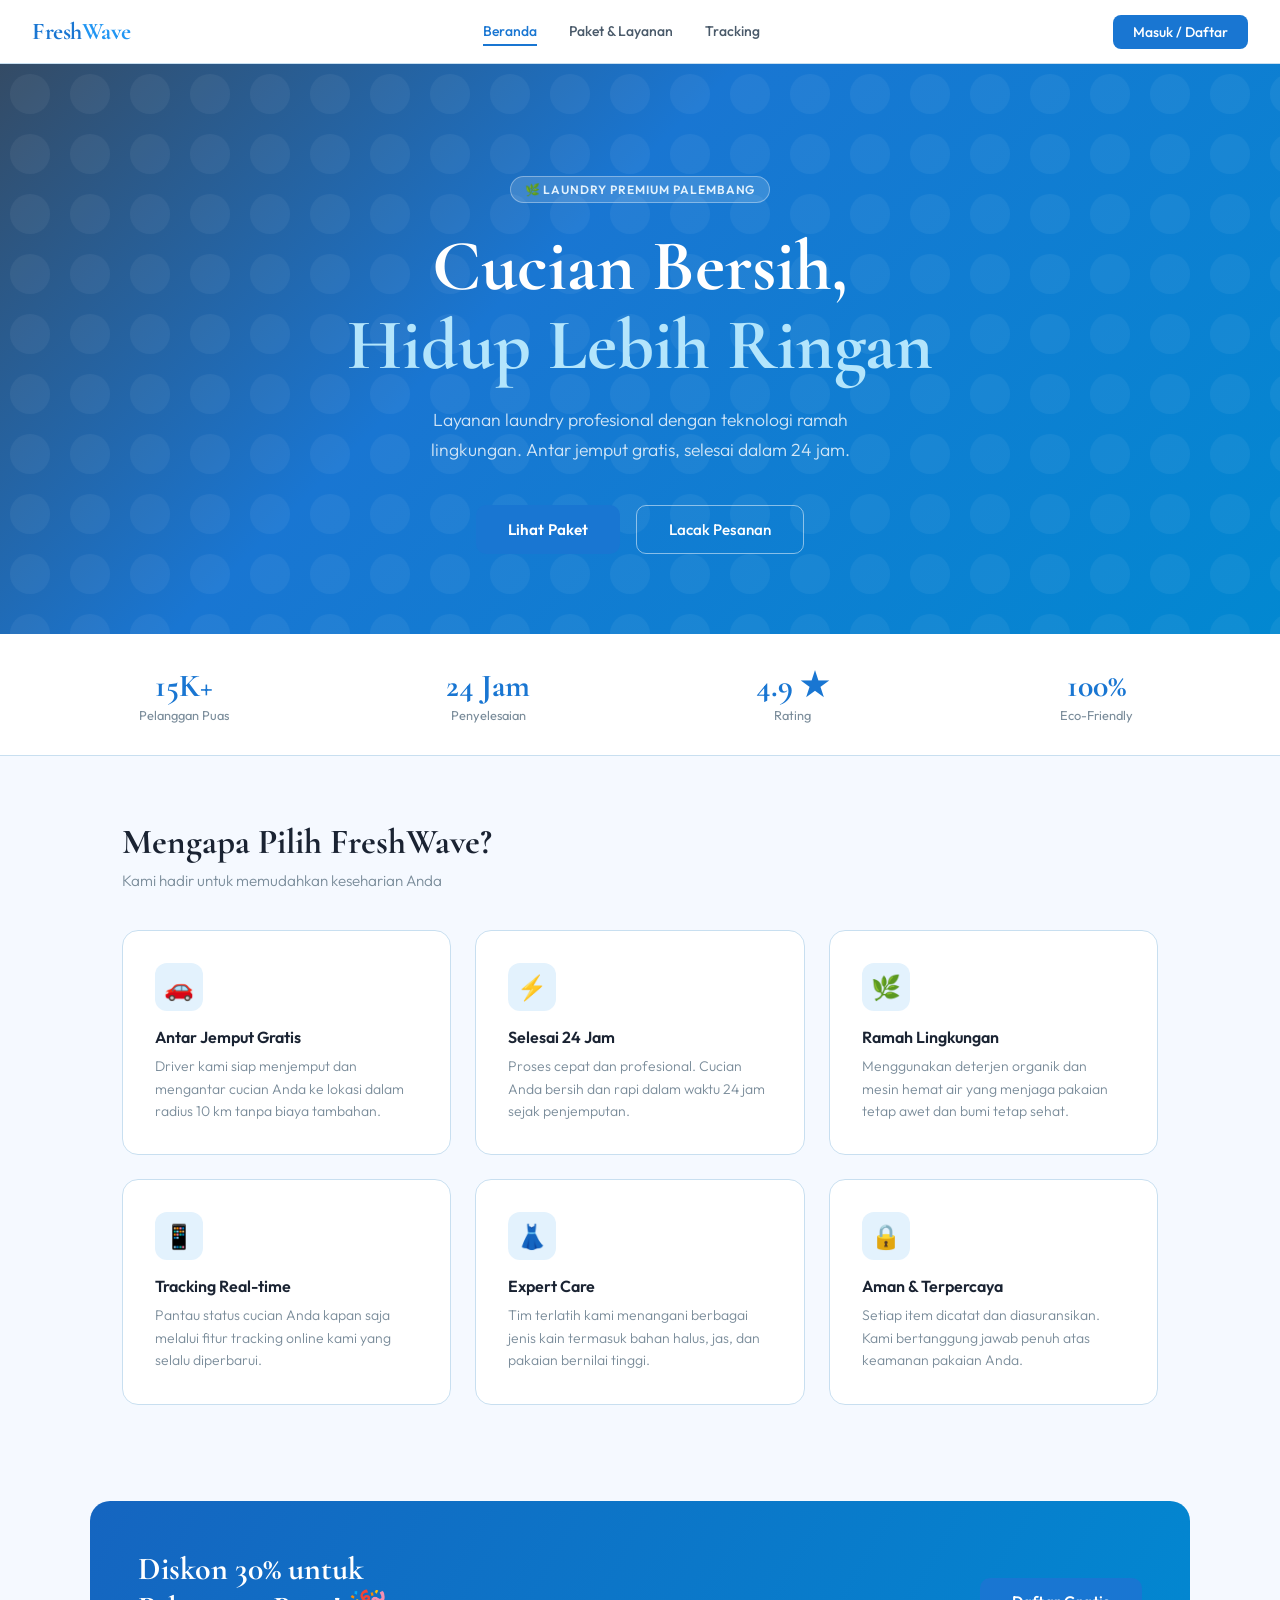
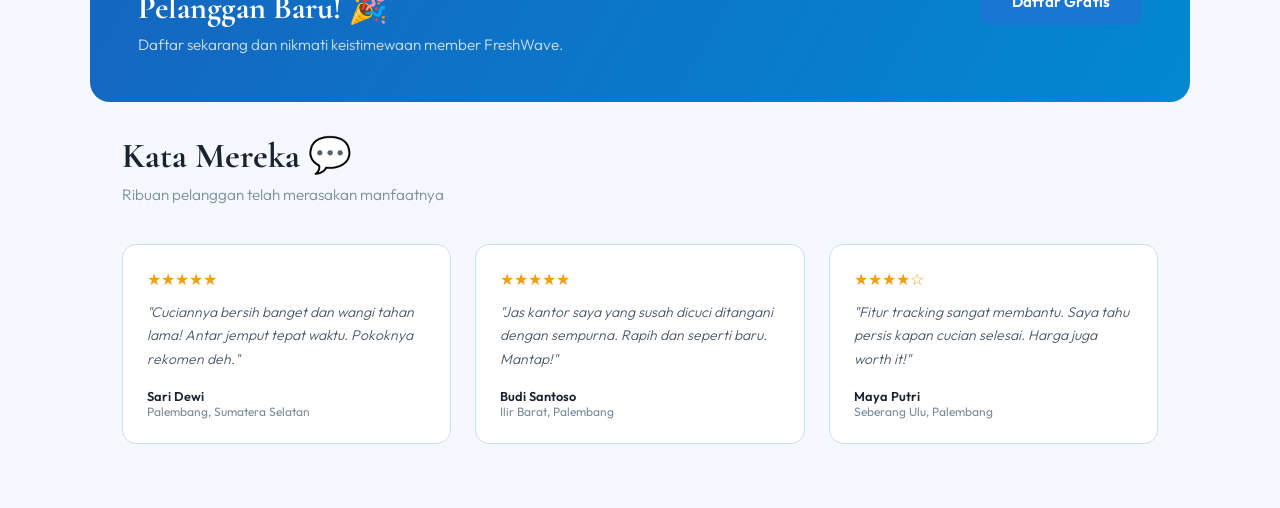
<file: laundry.html>
<!DOCTYPE html>
<html lang="id">
<head>
  <meta charset="UTF-8">
  <meta name="viewport" content="width=device-width, initial-scale=1.0">
  <title>FreshWave Laundry</title>
  <link href="https://fonts.googleapis.com/css2?family=Cormorant+Garamond:wght@400;500;600;700&family=Outfit:wght@300;400;500;600&display=swap" rel="stylesheet">
  <link rel="stylesheet" href="laundry.css">
</head>
<body>

  <!-- ============================================================
    NAVIGASI UTAMA
    - Logo brand klik → beranda
    - Link: Beranda | Paket & Layanan | Tracking
    - Tombol "Masuk / Daftar" (tampil saat BELUM login)
    - Avatar + nama + tombol Keluar (tampil setelah LOGIN)
  ============================================================ -->
  <nav>
    <div class="nav-brand" onclick="goto('home')">Fresh<span>Wave</span></div>
    <div class="nav-links">
      <a onclick="goto('home')" id="nav-home" class="active">Beranda</a>
      <a onclick="goto('packages')" id="nav-packages">Paket &amp; Layanan</a>
      <a onclick="goto('tracking')" id="nav-tracking">Tracking</a>
    </div>
    <div id="nav-auth">
      <button class="nav-cta" onclick="openModal()">Masuk / Daftar</button>
    </div>
    <div id="nav-user" class="user-info" style="display:none">
      <div class="user-avatar" id="user-avatar">A</div>
      <span class="user-name" id="user-name">Pengguna</span>
      <button class="logout-btn" onclick="logout()">Keluar</button>
    </div>
  </nav>


  <!-- ============================================================
    HALAMAN 1 — BERANDA  (id="page-home")
    Aktif secara default saat halaman pertama kali dibuka.
    Konten:
      • Hero: judul besar, deskripsi, 2 tombol CTA
      • Stats Bar: 4 angka statistik
      • Keunggulan: 6 feature card
      • Promo Banner: diskon 30% → buka modal register
      • Testimoni: 3 ulasan pelanggan
  ============================================================ -->
  <div class="page active" id="page-home">

    <!-- [ BERANDA ] Hero Section -->
    <div class="hero">
      <div class="hero-badge">🌿 Laundry Premium Palembang</div>
      <h1>Cucian Bersih,<br><em>Hidup Lebih Ringan</em></h1>
      <p>Layanan laundry profesional dengan teknologi ramah lingkungan. Antar jemput gratis, selesai dalam 24 jam.</p>
      <div class="hero-btns">
        <button class="btn-primary" onclick="goto('packages')">Lihat Paket</button>
        <button class="btn-outline" onclick="goto('tracking')">Lacak Pesanan</button>
      </div>
    </div>

    <!-- [ BERANDA ] Stats Bar -->
    <div class="stats-bar">
      <div class="stat-item"><div class="stat-num">15K+</div><div class="stat-label">Pelanggan Puas</div></div>
      <div class="stat-item"><div class="stat-num">24 Jam</div><div class="stat-label">Penyelesaian</div></div>
      <div class="stat-item"><div class="stat-num">4.9 ★</div><div class="stat-label">Rating</div></div>
      <div class="stat-item"><div class="stat-num">100%</div><div class="stat-label">Eco-Friendly</div></div>
    </div>

    <!-- [ BERANDA ] Keunggulan Layanan -->
    <div class="section">
      <div class="section-title">Mengapa Pilih FreshWave?</div>
      <div class="section-sub">Kami hadir untuk memudahkan keseharian Anda</div>
      <div class="features-grid">
        <div class="feature-card">
          <div class="feat-icon">🚗</div>
          <h3>Antar Jemput Gratis</h3>
          <p>Driver kami siap menjemput dan mengantar cucian Anda ke lokasi dalam radius 10 km tanpa biaya tambahan.</p>
        </div>
        <div class="feature-card">
          <div class="feat-icon">⚡</div>
          <h3>Selesai 24 Jam</h3>
          <p>Proses cepat dan profesional. Cucian Anda bersih dan rapi dalam waktu 24 jam sejak penjemputan.</p>
        </div>
        <div class="feature-card">
          <div class="feat-icon">🌿</div>
          <h3>Ramah Lingkungan</h3>
          <p>Menggunakan deterjen organik dan mesin hemat air yang menjaga pakaian tetap awet dan bumi tetap sehat.</p>
        </div>
        <div class="feature-card">
          <div class="feat-icon">📱</div>
          <h3>Tracking Real-time</h3>
          <p>Pantau status cucian Anda kapan saja melalui fitur tracking online kami yang selalu diperbarui.</p>
        </div>
        <div class="feature-card">
          <div class="feat-icon">👗</div>
          <h3>Expert Care</h3>
          <p>Tim terlatih kami menangani berbagai jenis kain termasuk bahan halus, jas, dan pakaian bernilai tinggi.</p>
        </div>
        <div class="feature-card">
          <div class="feat-icon">🔒</div>
          <h3>Aman &amp; Terpercaya</h3>
          <p>Setiap item dicatat dan diasuransikan. Kami bertanggung jawab penuh atas keamanan pakaian Anda.</p>
        </div>
      </div>
    </div>

    <!-- [ BERANDA ] Promo Banner — klik buka Modal Register -->
<div class="promo-banner">
  <div>
    <h2>Diskon 30% untuk <br> Pelanggan Baru! 🎉</h2>
    <p>Daftar sekarang dan nikmati keistimewaan member FreshWave.</p>
  </div>
  <button id="promo-btn" class="btn-primary" onclick="handlePromoClick()">Daftar Gratis</button>
</div>

    <!-- [ BERANDA ] Testimoni Pelanggan -->
    <div class="section" style="padding-top:0">
      <div class="section-title">Kata Mereka 💬</div>
      <div class="section-sub">Ribuan pelanggan telah merasakan manfaatnya</div>
      <div class="testimonials">
        <div class="testi-card">
          <div class="stars">★★★★★</div>
          <div class="testi-text">"Cuciannya bersih banget dan wangi tahan lama! Antar jemput tepat waktu. Pokoknya rekomen deh."</div>
          <div class="testi-author">Sari Dewi</div>
          <div class="testi-loc">Palembang, Sumatera Selatan</div>
        </div>
        <div class="testi-card">
          <div class="stars">★★★★★</div>
          <div class="testi-text">"Jas kantor saya yang susah dicuci ditangani dengan sempurna. Rapih dan seperti baru. Mantap!"</div>
          <div class="testi-author">Budi Santoso</div>
          <div class="testi-loc">Ilir Barat, Palembang</div>
        </div>
        <div class="testi-card">
          <div class="stars">★★★★☆</div>
          <div class="testi-text">"Fitur tracking sangat membantu. Saya tahu persis kapan cucian selesai. Harga juga worth it!"</div>
          <div class="testi-author">Maya Putri</div>
          <div class="testi-loc">Seberang Ulu, Palembang</div>
        </div>
      </div>
    </div>

  </div>
  <!-- END HALAMAN 1 — BERANDA -->


  <!-- ============================================================
    HALAMAN 2 — PAKET & LAYANAN  (id="page-packages")
    Konten:
      • Header halaman
      • Grid 6 kartu paket laundry
    Interaksi:
      • Klik kartu → viewDetail(id) → buka Halaman Detail
      • Klik tombol "Pilih Paket" → selectPackage(id)
          - Belum login? → buka Modal Login/Register
          - Sudah login? → langsung ke Halaman Booking
  ============================================================ -->
  <div class="page" id="page-packages">

    <!-- [ PAKET ] Header -->
    <div class="pkg-hero">
      <h1>Paket &amp; Layanan</h1>
      <p>Pilih paket yang sesuai dengan kebutuhan Anda</p>
    </div>

    <!-- [ PAKET ] Grid Kartu Paket -->
    <div class="packages-grid">

      <!-- [ PAKET ] Kartu 1: Basic Wash -->
      <div class="pkg-card" onclick="viewDetail('basic')">
        <div class="pkg-icon green">🧺</div>
        <div class="pkg-name">Basic Wash</div>
        <div class="pkg-tagline">Cucian harian berkualitas</div>
        <div class="pkg-price">Rp 7.000 <span>/ kg</span></div>
        <ul class="pkg-features">
          <li>Cuci &amp; kering standar</li>
          <li>Deterjen premium</li>
          <li>Selesai 24 jam</li>
          <li>Packaging rapi</li>
        </ul>
        <button class="pkg-btn" onclick="event.stopPropagation();selectPackage('basic')">Pilih Paket</button>
      </div>

      <!-- [ PAKET ] Kartu 2: Express Wash (Terpopuler) -->
      <div class="pkg-card popular" onclick="viewDetail('express')">
        <div class="pkg-badge">Terpopuler</div>
        <div class="pkg-icon gold">⚡</div>
        <div class="pkg-name">Express Wash</div>
        <div class="pkg-tagline">Cepat, bersih, siap pakai</div>
        <div class="pkg-price">Rp 12.000 <span>/ kg</span></div>
        <ul class="pkg-features">
          <li>Cuci, kering &amp; setrika</li>
          <li>Selesai 6 jam</li>
          <li>Deterjen aromaterapi</li>
          <li>Antar jemput gratis</li>
          <li>Tracking real-time</li>
        </ul>
        <button class="pkg-btn gold-btn" onclick="event.stopPropagation();selectPackage('express')">Pilih Paket</button>
      </div>

      <!-- [ PAKET ] Kartu 3: Premium Care -->
      <div class="pkg-card" onclick="viewDetail('premium')">
        <div class="pkg-icon green">👔</div>
        <div class="pkg-name">Premium Care</div>
        <div class="pkg-tagline">Perawatan pakaian istimewa</div>
        <div class="pkg-price">Rp 25.000 <span>/ item</span></div>
        <ul class="pkg-features">
          <li>Cuci tangan khusus</li>
          <li>Dry cleaning tersedia</li>
          <li>Penanganan jas &amp; gaun</li>
          <li>Setrika &amp; starch</li>
          <li>Packaging mewah</li>
        </ul>
        <button class="pkg-btn" onclick="event.stopPropagation();selectPackage('premium')">Pilih Paket</button>
      </div>

      <!-- [ PAKET ] Kartu 4: Cuci Sepatu -->
      <div class="pkg-card" onclick="viewDetail('sepatu')">
        <div class="pkg-icon green">👟</div>
        <div class="pkg-name">Cuci Sepatu</div>
        <div class="pkg-tagline">Sepatu kinclong kembali</div>
        <div class="pkg-price">Rp 35.000 <span>/ pasang</span></div>
        <ul class="pkg-features">
          <li>Cuci dalam &amp; luar</li>
          <li>Sikat premium</li>
          <li>Deodorizer</li>
          <li>Selesai 2 hari</li>
        </ul>
        <button class="pkg-btn" onclick="event.stopPropagation();selectPackage('sepatu')">Pilih Paket</button>
      </div>

      <!-- [ PAKET ] Kartu 5: Bed & Bath -->
      <div class="pkg-card" onclick="viewDetail('bed')">
        <div class="pkg-icon green">🛏️</div>
        <div class="pkg-name">Bed &amp; Bath</div>
        <div class="pkg-tagline">Sprei, selimut, handuk</div>
        <div class="pkg-price">Rp 20.000 <span>/ item</span></div>
        <ul class="pkg-features">
          <li>Sprei &amp; bed cover</li>
          <li>Selimut &amp; bantal</li>
          <li>Handuk semua ukuran</li>
          <li>Anti-bakteri treatment</li>
        </ul>
        <button class="pkg-btn" onclick="event.stopPropagation();selectPackage('bed')">Pilih Paket</button>
      </div>

      <!-- [ PAKET ] Kartu 6: Langganan Bulanan -->
      <div class="pkg-card" onclick="viewDetail('monthly')">
        <div class="pkg-icon gold">🗓️</div>
        <div class="pkg-name">Langganan Bulanan</div>
        <div class="pkg-tagline">Hemat lebih banyak</div>
        <div class="pkg-price">Rp 200.000 <span>/ bulan</span></div>
        <ul class="pkg-features">
          <li>Cuci hingga 30 kg</li>
          <li>Setrika gratis</li>
          <li>Prioritas penjemputan</li>
          <li>Diskon 20% extra</li>
          <li>Customer service dedikasi</li>
        </ul>
        <button class="pkg-btn gold-btn" onclick="event.stopPropagation();selectPackage('monthly')">Pilih Paket</button>
      </div>

    </div>
  </div>
  <!-- END HALAMAN 2 — PAKET & LAYANAN -->


  <!-- ============================================================
    HALAMAN 3 — DETAIL PAKET  (id="page-detail")
    Konten dinamis — diisi oleh fungsi viewDetail() di app.js
    Konten:
      • Tombol kembali ke Paket
      • Tag, judul, dan deskripsi paket (diisi JS)
      • Kotak harga + tombol Booking Sekarang
          - Belum login? → buka Modal Login/Register
          - Sudah login? → langsung ke Halaman Booking
      • Grid inklusi paket (apa saja yang didapat)
      • 5 langkah proses pengerjaan
  ============================================================ -->
  <div class="page" id="page-detail">

    <!-- [ DETAIL ] Hero Header (isi dinamis dari JS) -->
    <div class="detail-hero">
      <div class="detail-hero-inner">
        <button class="back-btn" onclick="goto('packages')">← Kembali</button>
        <div class="detail-tag" id="detail-tag">Paket Populer</div>
        <h1 id="detail-title">Express Wash</h1>
        <p id="detail-sub">Layanan cuci kilat profesional untuk kebutuhan mendesak Anda</p>
      </div>
    </div>

    <div class="detail-body">

      <!-- [ DETAIL ] Harga & Tombol Booking -->
      <div class="detail-price-box">
        <div>
          <div style="font-size:0.8rem;color:var(--muted);margin-bottom:4px;font-weight:400">Harga mulai dari</div>
          <div class="big-price" id="detail-price">Rp 12.000 <span>/ kg</span></div>
        </div>
        <button class="btn-primary" id="detail-book-btn" onclick="bookFromDetail()">Booking Sekarang</button>
      </div>

      <!-- [ DETAIL ] Inklusi Paket -->
      <div class="detail-includes">
        <h3>Yang Termasuk dalam Paket</h3>
        <div class="include-grid" id="detail-includes-grid">
          <div class="include-item"><div class="dot"></div><div><p>Cuci &amp; Kering</p><span>Mesin cuci modern berkapasitas besar</span></div></div>
          <div class="include-item"><div class="dot"></div><div><p>Setrika Profesional</p><span>Setrika uap untuk hasil rapi sempurna</span></div></div>
          <div class="include-item"><div class="dot"></div><div><p>Deterjen Aromaterapi</p><span>Wangi tahan lama, aman untuk kulit sensitif</span></div></div>
          <div class="include-item"><div class="dot"></div><div><p>Antar Jemput Gratis</p><span>Radius 10 km dari pusat kota</span></div></div>
        </div>
      </div>

      <!-- [ DETAIL ] Proses Pengerjaan (5 langkah) -->
      <div class="process-steps">
        <h3>Proses Pengerjaan</h3>
        <div class="step"><div class="step-num">1</div><div><div class="step-title">Penjemputan</div><div class="step-desc">Driver kami menjemput cucian Anda sesuai jadwal yang dipilih.</div></div></div>
        <div class="step"><div class="step-num">2</div><div><div class="step-title">Sortir &amp; Pengecekan</div><div class="step-desc">Pakaian dipisahkan berdasarkan warna dan jenis bahan untuk penanganan optimal.</div></div></div>
        <div class="step"><div class="step-num">3</div><div><div class="step-title">Proses Pencucian</div><div class="step-desc">Dicuci dengan deterjen premium menggunakan mesin berteknologi tinggi.</div></div></div>
        <div class="step"><div class="step-num">4</div><div><div class="step-title">Pengeringan &amp; Setrika</div><div class="step-desc">Dikeringkan sempurna lalu disetrika dengan rapi oleh tim profesional kami.</div></div></div>
        <div class="step"><div class="step-num">5</div><div><div class="step-title">Pengiriman</div><div class="step-desc">Pakaian dikemas rapi dan diantarkan kembali ke alamat Anda.</div></div></div>
      </div>

    </div>
  </div>
  <!-- END HALAMAN 3 — DETAIL PAKET -->


  <!-- ============================================================
    HALAMAN 4 — BOOKING  (id="page-booking")
    FITUR BARU:
      • Pilih lebih dari 1 paket sekaligus + qty/berat per paket
      • Ringkasan harga real-time
      • Diskon 30% otomatis untuk pengguna baru (isNewUser)
      • Pilihan metode pembayaran (Transfer / COD / QRIS)
      • Tombol "Konfirmasi via WhatsApp" → kirim pesan ke admin
    Semua logika di laundry.js bagian BOOKING BARU
  ============================================================ -->
  <div class="page" id="page-booking">

    <!-- [ BOOKING ] Header halaman -->
    <div class="book-hero">
      <h1>Booking Layanan</h1>
      <p>Pilih paket, isi data, dan konfirmasi langsung ke WhatsApp admin</p>
    </div>

    <div class="booking-wrap">
      <div class="booking-cols">

        <!-- ── KOLOM KIRI: Form ── -->
        <div class="booking-left">

          <!-- [ BOOKING ] Bagian 1: Pilih Paket (multi-pilih) -->
          <div class="form-card">
            <div class="form-section-head">
              <span class="form-section-num">1</span>
              <div>
                <h3>Pilih Paket</h3>
                <p>Bisa pilih lebih dari satu paket sekaligus</p>
              </div>
            </div>

            <!-- Daftar paket yang bisa dipilih — ditampilkan dinamis oleh JS -->
            <div id="pkg-checklist" class="pkg-checklist"></div>

            <!-- Tombol tambah paket lagi -->
            <button class="add-pkg-btn" onclick="goto('packages')">+ Tambah dari halaman paket</button>
          </div>

          <!-- [ BOOKING ] Bagian 2: Data Diri -->
          <div class="form-card">
            <div class="form-section-head">
              <span class="form-section-num">2</span>
              <div>
                <h3>Data Diri</h3>
                <p>Informasi penjemputan cucian</p>
              </div>
            </div>
            <div class="form-row">
              <div class="form-group">
                <label>Nama Lengkap</label>
                <input type="text" id="book-name" placeholder="Masukkan nama Anda">
              </div>
              <div class="form-group">
                <label>No. WhatsApp</label>
                <input type="tel" id="book-phone" placeholder="08xxxxxxxxxx">
              </div>
            </div>
            <div class="form-group">
              <label>Alamat Penjemputan</label>
              <input type="text" id="book-address" placeholder="Jl. Contoh No. 123, Palembang">
            </div>
          </div>

          <!-- [ BOOKING ] Bagian 3: Jadwal -->
          <div class="form-card">
            <div class="form-section-head">
              <span class="form-section-num">3</span>
              <div>
                <h3>Jadwal Penjemputan</h3>
                <p>Pilih tanggal dan waktu yang tersedia</p>
              </div>
            </div>
            <div class="form-row">
              <div class="form-group">
                <label>Tanggal</label>
                <input type="date" id="book-date">
              </div>
              <div class="form-group">
                <label>Waktu</label>
                <select id="book-time">
                  <option value="">Pilih waktu</option>
                  <option>08:00 - 10:00</option>
                  <option>10:00 - 12:00</option>
                  <option>13:00 - 15:00</option>
                  <option>15:00 - 17:00</option>
                  <option>17:00 - 19:00</option>
                </select>
              </div>
            </div>
            <div class="form-group">
              <label>Catatan Khusus (opsional)</label>
              <textarea id="book-notes" placeholder="Contoh: ada noda di kemeja putih, tolong perhatikan..."></textarea>
            </div>
          </div>

          <!-- [ BOOKING ] Bagian 4: Metode Pembayaran -->
          <div class="form-card">
            <div class="form-section-head">
              <span class="form-section-num">4</span>
              <div>
                <h3>Metode Pembayaran</h3>
                <p>Pembayaran dilakukan saat cucian diantarkan kembali</p>
              </div>
            </div>

            <!-- Radio pilihan pembayaran — nilai disimpan JS -->
            <div class="pay-options">

              <!-- Opsi 1: Transfer Bank -->
              <label class="pay-option" id="pay-transfer">
                <input type="radio" name="payment" value="Transfer Bank" onchange="selectPayment(this)">
                <div class="pay-icon">🏦</div>
                <div class="pay-info">
                  <div class="pay-name">Transfer Bank</div>
                  <div class="pay-desc">BCA / Mandiri / BRI — konfirmasi ke admin WA</div>
                </div>
                <div class="pay-check" id="pc-transfer"></div>
              </label>

              <!-- Opsi 2: COD (bayar di tempat) -->
              <label class="pay-option" id="pay-cod">
                <input type="radio" name="payment" value="COD (Bayar di Tempat)" onchange="selectPayment(this)">
                <div class="pay-icon">💵</div>
                <div class="pay-info">
                  <div class="pay-name">COD — Bayar di Tempat</div>
                  <div class="pay-desc">Bayar tunai saat cucian diantar kembali</div>
                </div>
                <div class="pay-check" id="pc-cod"></div>
              </label>

              <!-- Opsi 3: QRIS -->
              <label class="pay-option" id="pay-qris">
                <input type="radio" name="payment" value="QRIS" onchange="selectPayment(this)">
                <div class="pay-icon">📱</div>
                <div class="pay-info">
                  <div class="pay-name">QRIS</div>
                  <div class="pay-desc">GoPay, OVO, Dana, ShopeePay, dll</div>
                </div>
                <div class="pay-check" id="pc-qris"></div>
              </label>

            </div>
          </div>

        </div>
        <!-- END KOLOM KIRI -->

        <!-- ── KOLOM KANAN: Ringkasan Harga ── -->
        <div class="booking-right">
          <div class="summary-sticky">

            <!-- Ringkasan paket yang dipilih -->
            <div class="summary-card">
              <h3>Ringkasan Pesanan</h3>

              <!-- Daftar item paket yang dipilih — diisi JS -->
              <div id="summary-items" class="summary-items">
                <div class="summary-empty">Belum ada paket dipilih</div>
              </div>

              <div class="summary-divider"></div>

              <!-- Subtotal sebelum diskon -->
              <div class="summary-row">
                <span>Subtotal</span>
                <span id="summary-subtotal">Rp 0</span>
              </div>

              <!-- Baris diskon 30% — hanya tampil jika pengguna baru -->
              <div class="summary-row discount-row" id="discount-row" style="display:none">
                <span>🎉 Diskon Pengguna Baru (30%)</span>
                <span id="summary-discount" class="discount-val">- Rp 0</span>
              </div>

              <div class="summary-divider"></div>

              <!-- Total akhir -->
              <div class="summary-row total-row">
                <span>Total Bayar</span>
                <span id="summary-total">Rp 0</span>
              </div>

              <!-- Catatan estimasi -->
              <div class="summary-note">
                <span>⏱</span> Estimasi selesai: <strong>24 jam</strong> sejak penjemputan
              </div>

              <!-- Badge diskon pengguna baru -->
              <div class="new-user-badge" id="new-user-badge" style="display:none">
                🎉 Kamu mendapat diskon 30% sebagai pengguna baru!
              </div>
            </div>

            <!-- Tombol konfirmasi via WA -->
            <button class="wa-confirm-btn" onclick="submitBooking()">
              <span>💬</span> Konfirmasi via WhatsApp
            </button>
            <p class="wa-note">Admin akan membalas & mengirimkan kode tracking pesananmu</p>

          </div>
        </div>
        <!-- END KOLOM KANAN -->

      </div>
    </div>
  </div>
  <!-- END HALAMAN 4 — BOOKING -->


  <!-- ============================================================
    MODAL — KONFIRMASI BOOKING BERHASIL  (id="success-overlay")
    Muncul setelah tombol WA diklik & validasi lolos.
    Konten:
      • Nomor pesanan sementara
      • Info bahwa kode tracking akan dikirim admin via WA
      • Tombol buka WA admin (window.open ke wa.me)
      • Tombol lacak pesanan
  ============================================================ -->
  <div class="success-overlay" id="success-overlay">
    <div class="success-box">
      <div class="success-icon">✅</div>
      <h2>Pesanan Dikirim!</h2>
      <!-- Nomor order sementara — kode tracking resmi dari admin WA -->
      <p>Pesanan kamu sudah dikirim ke WhatsApp admin FreshWave. Admin akan segera membalas dan mengirimkan <strong>kode tracking</strong> resmimu.</p>
      <div class="order-id">No. Sementara: <span id="order-id-display">FW-2024-0042</span></div>
      <!-- Tombol buka WA — href diisi JS saat submitBooking() -->
      <a id="wa-open-btn" href="#" target="_blank" class="wa-open-btn">
        Buka WhatsApp Admin
      </a>
      <button onclick="afterBooking()" style="background:var(--green-light);color:var(--green);border:none;padding:12px;border-radius:10px;width:100%;font-family:'Outfit',sans-serif;font-weight:600;cursor:pointer;margin-top:8px">
        Lacak Pesanan Saya
      </button>
    </div>
  </div>


  <!-- ============================================================
    HALAMAN 5 — TRACKING  (id="page-tracking")
    Konten:
      • Header halaman
      • Input nomor pesanan + tombol lacak
      • Hasil tracking (tersembunyi, muncul setelah pencarian):
          - Header: nomor order, nama paket, badge status
          - Timeline 5 langkah dengan status visual:
              done = hijau | active = kuning | pending = abu
      • Info nomor contoh untuk dicoba
    Data dummy di app.js: FW-2024-0001 | FW-2024-0002
  ============================================================ -->
  <div class="page" id="page-tracking">

    <!-- [ TRACKING ] Header -->
    <div class="track-hero">
      <h1>Lacak Pesanan</h1>
      <p>Masukkan nomor pesanan untuk melihat status cucian Anda</p>
    </div>

    <!-- [ TRACKING ] Input Nomor Pesanan -->
    <div class="track-search">
      <div class="track-input-wrap">
        <input type="text" id="track-input" placeholder="Contoh: FW-2024-0001" value="">
        <button onclick="doTrack()">Lacak Sekarang</button>
      </div>
    </div>

    <!-- [ TRACKING ] Hasil Lacak (hidden by default, tampil setelah doTrack()) -->
    <div class="track-result" id="track-result" style="display:none">
      <div class="track-card">

        <!-- Header Kartu: nomor order, daftar paket, status -->
        <div class="track-header">
          <div>
            <div class="track-id" id="tr-id">FW-2024-0001</div>
            <!-- tr-name: jika 1 paket → "Express Wash — 3.5 kg"
                          jika 2+ paket → "3 Paket (Basic Wash, Express Wash, ...)" -->
            <div class="track-name" id="tr-name">Express Wash — 3.5 kg</div>
            <!-- Daftar paket detail — hanya muncul jika paket > 1 -->
            <div id="tr-pkg-list" class="tr-pkg-list" style="display:none"></div>
          </div>
          <div class="status-badge" id="tr-status">Dalam Proses</div>
        </div>

        <!-- Timeline 5 Langkah -->
        <div class="track-timeline">
          <div class="timeline-item">
            <div class="tl-left"><div class="tl-dot done" id="tl1-dot"></div><div class="tl-line done" id="tl1-line"></div></div>
            <div class="tl-content"><div class="tl-title" id="tl1-t">✓ Pesanan Diterima</div><div class="tl-time" id="tl1-time">Hari ini, 08:30</div><div class="tl-note">Driver sudah menjemput cucian Anda</div></div>
          </div>
          <div class="timeline-item">
            <div class="tl-left"><div class="tl-dot done" id="tl2-dot"></div><div class="tl-line done" id="tl2-line"></div></div>
            <div class="tl-content"><div class="tl-title" id="tl2-t">✓ Sortir &amp; Pengecekan</div><div class="tl-time" id="tl2-time">Hari ini, 09:15</div><div class="tl-note" id="tl2-note">Pakaian telah dipisah dan dicek kondisinya</div></div>
          </div>
          <div class="timeline-item">
            <div class="tl-left"><div class="tl-dot active" id="tl3-dot"></div><div class="tl-line" id="tl3-line"></div></div>
            <div class="tl-content"><div class="tl-title" id="tl3-t">🔄 Sedang Dicuci</div><div class="tl-time" id="tl3-time">Hari ini, ~10:00</div><div class="tl-note">Dalam proses pencucian menggunakan deterjen premium</div></div>
          </div>
          <div class="timeline-item">
            <div class="tl-left"><div class="tl-dot" id="tl4-dot"></div><div class="tl-line" id="tl4-line"></div></div>
            <div class="tl-content"><div class="tl-title muted" id="tl4-t">Pengeringan &amp; Setrika</div><div class="tl-time" id="tl4-time">Estimasi: 11:30</div></div>
          </div>
          <div class="timeline-item">
            <div class="tl-left"><div class="tl-dot" id="tl5-dot"></div></div>
            <div class="tl-content"><div class="tl-title muted" id="tl5-t">Siap Diantarkan</div><div class="tl-time" id="tl5-time">Estimasi: 13:00</div></div>
          </div>
        </div>

      </div>
    </div>

    <!-- [ TRACKING ] Info Contoh -->
    <div style="max-width:600px;margin:2rem auto;padding:0 2rem">
      <div style="text-align:center;color:var(--muted);font-size:0.85rem">
        <p style="margin-bottom:0.5rem">Coba nomor order: <strong style="color:var(--green)">FW-2024-0001</strong> atau <strong style="color:var(--green)">FW-2024-0002</strong></p>
        <p style="font-size:0.78rem;font-weight:300">Nomor order dikirim via WhatsApp setelah booking dikonfirmasi</p>
      </div>
    </div>

  </div>
  <!-- END HALAMAN 5 — TRACKING -->


  <!-- ============================================================
    MODAL — LOGIN & REGISTER  (id="auth-modal")
    TIDAK muncul saat pertama buka halaman.
    Dipicu oleh:
      • Klik "Pilih Paket" di halaman Paket
      • Klik "Booking Sekarang" di halaman Detail
      • Klik "Masuk / Daftar" di navbar
      • Klik "Daftar Gratis" di promo banner
    Konten:
      • Tab Masuk  → form: email + password
      • Tab Daftar → form: nama, telepon, email, password
      • Pesan error merah (tampil jika validasi gagal)
      • Link beralih antar tab
    Setelah berhasil → loginSuccess() dipanggil di JS
      - Jika ada pendingAction = 'booking' → lanjut ke Booking
      - Jika tidak ada → modal tutup saja
  ============================================================ -->
  <div class="modal-overlay" id="auth-modal">
    <div class="modal">

      <!-- [ MODAL ] Header dengan Tab Login/Register -->
      <div class="modal-top">
        <button class="modal-close" onclick="closeModal()">✕</button>
        <h2 id="modal-title">Selamat Datang</h2>
        <p id="modal-sub">Masuk untuk melanjutkan booking Anda</p>
        <div class="modal-tabs">
          <button class="modal-tab active" id="tab-login" onclick="switchTab('login')">Masuk</button>
          <button class="modal-tab" id="tab-register" onclick="switchTab('register')">Daftar</button>
        </div>
      </div>

      <div class="modal-body">

        <!-- [ MODAL ] Pesan Error -->
        <div id="modal-error" class="modal-error">Email atau password salah. Coba lagi.</div>

        <!-- [ MODAL ] Form Login -->
        <div id="form-login">
          <div class="modal-form-group">
            <label>Email</label>
            <input type="email" id="login-email" placeholder="email@contoh.com">
          </div>
          <div class="modal-form-group">
            <label>Password</label>
            <input type="password" id="login-password" placeholder="Kata sandi Anda">
          </div>
          <button class="modal-btn" onclick="doLogin()">Masuk Sekarang</button>
          <div class="modal-divider"><span>atau</span></div>
          <div class="modal-switch">Belum punya akun? <a onclick="switchTab('register')">Daftar gratis</a></div>
        </div>

        <!-- [ MODAL ] Form Register -->
        <div id="form-register" style="display:none">
          <div class="modal-form-group">
            <label>Nama Lengkap</label>
            <input type="text" id="reg-name" placeholder="Nama Anda">
          </div>
          <div class="modal-form-group">
            <label>No. Telepon / WhatsApp</label>
            <input type="tel" id="reg-phone" placeholder="08xxxxxxxxxx">
          </div>
          <div class="modal-form-group">
            <label>Email</label>
            <input type="email" id="reg-email" placeholder="email@contoh.com">
          </div>
          <div class="modal-form-group">
            <label>Password</label>
            <input type="password" id="reg-password" placeholder="Minimal 8 karakter">
          </div>
          <button class="modal-btn" onclick="doRegister()">Buat Akun Gratis</button>
          <div class="modal-switch">Sudah punya akun? <a onclick="switchTab('login')">Masuk</a></div>
        </div>

      </div>
    </div>
  </div>
  <!-- END MODAL — LOGIN & REGISTER -->


  <!-- success-overlay sudah digabung di atas bersama halaman booking -->


  <script src="laundry.js"></script>
</body>
</html>
</file>
<file: laundry.css>
/* ================================================================
   FRESHWAVE LAUNDRY — STYLESHEET 
   Struktur:
     1.  Reset & Variabel CSS
     2.  Base & Body
     3.  Navigasi
     4.  Sistem Halaman (page switching)
     5.  Halaman: Beranda
         5a. Hero Section
         5b. Stats Bar
         5c. Section Wrapper & Keunggulan
         5d. Promo Banner
         5e. Testimoni
     6.  Halaman: Paket & Layanan (FLIP CARD STYLE)
     7.  Halaman: Booking & Profil
     8.  Halaman: Tracking
     9.  Modal: Login & Register + Password Eyes
     10. Footer Premium
================================================================ */

/* ================================================================
   1. RESET & VARIABEL CSS (TEMA BIRU SEGAR & RAMAH — LESS MAHAL)
================================================================ */
* {
  box-sizing: border-box;
  margin: 0;
  padding: 0;
}

:root {
  /* Warna Utama: Biru Laundry Segar */
  --green:       #1976d2; /* Biru Segar (sky blue feel) */
  --green-mid:   #2196f3; /* Biru Medium */
  --green-light: #e3f2fd; /* Light Blue */
  --green-pale:  #f0f8ff; /* Alice Blue */

  /* Aksen Teal Cerah — lebih kasual dan segar */
  --gold:        #0288d1; /* Teal Biru — ganti dari emas */
  --gold-light:  #e1f5fe; /* Light Teal */

  /* Teks & UI */
  --dark:   #1a2332;
  --mid:    #4a5a6a;
  --muted:  #7a8c9a;
  --border: #c8dff0;
  --white:  #fff;
  --bg:     #f5f9ff;

  /* Aksen warna booking sukses & WA — tetap hijau */
  --wa-green: #25d366;
  --wa-dark:  #1ebe57;
}

/* ================================================================
   2. BASE & BODY
================================================================ */
html {
  scroll-behavior: smooth;
}

body {
  font-family: 'Outfit', sans-serif;
  background: var(--bg);
  color: var(--dark);
  min-height: 100vh;
  overflow-x: hidden;
}

/* ================================================================
   3. NAVIGASI
================================================================ */
nav {
  position: fixed;
  top: 0; left: 0; right: 0;
  z-index: 100;
  background: rgba(255, 255, 255, 0.97);
  backdrop-filter: blur(12px);
  border-bottom: 1px solid var(--border);
  height: 64px;
  display: flex;
  align-items: center;
  padding: 0 2rem;
  justify-content: space-between;
}

.nav-brand {
  font-family: 'Cormorant Garamond', serif;
  font-size: 1.5rem;
  font-weight: 700;
  color: var(--green);
  letter-spacing: -0.02em;
  cursor: pointer;
}

.nav-brand span {
  color: var(--green-mid);
}

.nav-links {
  display: flex;
  gap: 2rem;
  align-items: center;
}

.nav-links a {
  text-decoration: none;
  color: var(--mid);
  font-size: 0.875rem;
  font-weight: 500;
  cursor: pointer;
  transition: color 0.2s;
  padding: 4px 0;
  border-bottom: 2px solid transparent;
}

.nav-links a:hover,
.nav-links a.active {
  color: var(--green);
  border-bottom-color: var(--green);
}

.nav-cta {
  background: var(--green);
  color: var(--white);
  border: none;
  padding: 8px 20px;
  border-radius: 8px;
  font-family: 'Outfit', sans-serif;
  font-size: 0.875rem;
  font-weight: 500;
  cursor: pointer;
  transition: all 0.2s;
}

.nav-cta:hover {
  background: var(--green-mid);
  transform: translateY(-1px);
}

/* ================================================================
   4. SISTEM HALAMAN
================================================================ */
.page {
  display: none;
  min-height: 100vh;
  padding-top: 64px;
}

.page.active {
  display: block;
}

.btn-primary {
  background: var(--green);
  color: var(--white);
  border: none;
  padding: 14px 32px;
  border-radius: 10px;
  font-family: 'Outfit', sans-serif;
  font-size: 0.95rem;
  font-weight: 600;
  cursor: pointer;
  transition: all 0.25s;
  letter-spacing: 0.01em;
}

.btn-primary:hover {
  background: var(--green-mid);
  transform: translateY(-2px);
  box-shadow: 0 8px 24px rgba(0, 0, 0, 0.3);
}

.btn-outline {
  background: transparent;
  color: var(--white);
  border: 1.5px solid rgba(255, 255, 255, 0.5);
  padding: 14px 32px;
  border-radius: 10px;
  font-family: 'Outfit', sans-serif;
  font-size: 0.95rem;
  font-weight: 500;
  cursor: pointer;
  transition: all 0.25s;
}

.btn-outline:hover {
  border-color: var(--white);
  background: rgba(255, 255, 255, 0.1);
}

/* ================================================================
   5a. BERANDA — Hero Section
================================================================ */
#page-home .hero {
  background: linear-gradient(135deg, #344b65 0%, #1976d2 40%, #0288d1 100%);
  padding: 7rem 2rem 5rem;
  text-align: center;
  position: relative;
  overflow: hidden;
}

#page-home .hero::before {
  content: '';
  position: absolute;
  inset: 0;
  background: url("data:image/svg+xml,%3Csvg width='60' height='60' viewBox='0 0 60 60' xmlns='http://www.w3.org/2000/svg'%3E%3Cg fill='none' fill-rule='evenodd'%3E%3Cg fill='%23ffffff' fill-opacity='0.05'%3E%3Ccircle cx='30' cy='30' r='20'/%3E%3C/g%3E%3C/g%3E%3C/svg%3E");
}

#page-home .hero-badge {
  display: inline-block;
  background: rgba(255, 255, 255, 0.15);
  border: 1px solid rgba(255, 255, 255, 0.35);
  color: #e3f2fd;
  font-size: 0.75rem;
  font-weight: 600;
  padding: 5px 14px;
  border-radius: 100px;
  margin-bottom: 1.5rem;
  letter-spacing: 0.08em;
  text-transform: uppercase;
}

#page-home .hero h1 {
  font-family: 'Cormorant Garamond', serif;
  font-size: clamp(2.5rem, 6vw, 4.5rem);
  font-weight: 700;
  color: var(--white);
  line-height: 1.1;
  margin-bottom: 1.25rem;
}

#page-home .hero h1 em {
  color: #b3e5fc;
  font-style: normal;
}

#page-home .hero p {
  color: rgba(255, 255, 255, 0.8);
  font-size: 1.1rem;
  max-width: 500px;
  margin: 0 auto 2.5rem;
  font-weight: 300;
  line-height: 1.7;
}

.hero-btns {
  display: flex;
  gap: 1rem;
  justify-content: center;
  flex-wrap: wrap;
  position: relative;
  z-index: 10;
}

/* ================================================================
   5b. BERANDA — Stats Bar & Keunggulan
================================================================ */
.stats-bar {
  display: grid;
  grid-template-columns: repeat(4, 1fr);
  background: var(--white);
  border-bottom: 1px solid var(--border);
  text-align: center;
  padding: 1.5rem 2rem;
}

.stat-item { padding: 0.5rem; }
.stat-num { font-family: 'Cormorant Garamond', serif; font-size: 2rem; font-weight: 700; color: var(--green); }
.stat-label { font-size: 0.8rem; color: var(--muted); font-weight: 400; margin-top: 2px; }

.section { padding: 4rem 2rem; max-width: 1100px; margin: 0 auto; }
.section-title { font-family: 'Cormorant Garamond', serif; font-size: 2.2rem; font-weight: 700; color: var(--dark); margin-bottom: 0.5rem; }
.section-sub { color: var(--muted); font-size: 0.95rem; margin-bottom: 2.5rem; font-weight: 300; }

.features-grid { display: grid; grid-template-columns: repeat(3, 1fr); gap: 1.5rem; }
.feature-card { background: var(--white); border: 1px solid var(--border); border-radius: 16px; padding: 2rem; transition: all 0.25s; }
.feature-card:hover { border-color: var(--green); transform: translateY(-4px); box-shadow: 0 12px 40px rgba(25, 118, 210, 0.1); }
.feat-icon { width: 48px; height: 48px; background: var(--green-light); border-radius: 12px; display: flex; align-items: center; justify-content: center; font-size: 1.5rem; margin-bottom: 1rem; }
.feature-card h3 { font-size: 1rem; font-weight: 600; margin-bottom: 0.5rem; }
.feature-card p { font-size: 0.875rem; color: var(--muted); line-height: 1.6; font-weight: 300; }

/* ================================================================
   5d. BERANDA — Promo Banner (Diskon 30%)
================================================================ */
.promo-banner {
  background: linear-gradient(120deg, #1565c0, #0288d1);
  border-radius: 20px;
  padding: 3rem;
  display: flex;
  align-items: center;
  justify-content: space-between;
  gap: 2rem;
  margin: 2rem auto;
  max-width: 1100px;
  flex-wrap: wrap;
}
.promo-banner h2 { font-family: 'Cormorant Garamond', serif; font-size: 2rem; color: var(--white); margin-bottom: 0.5rem; }
.promo-banner p { color: rgba(255, 255, 255, 0.8); font-size: 0.95rem; font-weight: 300; }

.testimonials { display: grid; grid-template-columns: repeat(3, 1fr); gap: 1.5rem; margin-top: 2rem; }
.testi-card { background: var(--white); border: 1px solid var(--border); border-radius: 14px; padding: 1.5rem; }
.stars { color: #f59e0b; font-size: 1rem; margin-bottom: 0.75rem; }
.testi-text { font-size: 0.875rem; color: var(--mid); line-height: 1.7; margin-bottom: 1rem; font-style: italic; font-weight: 300; }
.testi-author { font-size: 0.8rem; font-weight: 600; color: var(--dark); }
.testi-loc { font-size: 0.75rem; color: var(--muted); }

/* ================================================================
   6. HALAMAN: PAKET & LAYANAN (3D EFFECT & FLIP DESIGN)
================================================================ */
#page-packages .pkg-hero {
  background: var(--green-pale);
  border-bottom: 1px solid var(--border);
  padding: 3rem 2rem;
  text-align: center;
}

#page-packages .pkg-hero h1 {
  font-family: 'Cormorant Garamond', serif;
  font-size: 2.8rem;
  font-weight: 700;
  color: var(--green);
}

.packages-grid {
  display: grid;
  grid-template-columns: repeat(3, 1fr);
  gap: 2rem;
  padding: 3rem 2rem;
  max-width: 1100px;
  margin: 0 auto;
}

/* Perspektif Kontainer Kartu */
.pkg-card-container {
  perspective: 1000px;
  height: 480px;
}

.pkg-card-inner {
  position: relative;
  width: 100%;
  height: 100%;
  text-align: left;
  transition: transform 0.6s cubic-bezier(0.4, 0, 0.2, 1);
  transform-style: preserve-3d;
}

/* Trigger Class Efek Membalik via Button */
.pkg-card-container.flipped .pkg-card-inner {
  transform: rotateY(180deg);
}

.pkg-card-front, .pkg-card-back {
  position: absolute;
  width: 100%;
  height: 100%;
  -webkit-backface-visibility: hidden;
  backface-visibility: hidden;
  border: 1.5px solid var(--border);
  border-radius: 20px;
  background-color: var(--white);
  padding: 2.2rem 2rem;
  display: flex;
  flex-direction: column;
}

.pkg-card-back {
  transform: rotateY(180deg);
  background: var(--green-pale);
  border-color: var(--green);
}

/* Sisi Depan */
.pkg-icon { width: 56px; height: 56px; border-radius: 16px; display: flex; align-items: center; justify-content: center; font-size: 1.75rem; margin-bottom: 1.25rem; }
.pkg-icon.green { background: var(--green-light); }
.pkg-icon.gold  { background: var(--gold-light); }
.pkg-name { font-family: 'Cormorant Garamond', serif; font-size: 1.4rem; font-weight: 700; margin-bottom: 0.25rem; }
.pkg-tagline { font-size: 0.8rem; color: var(--muted); margin-bottom: 1.25rem; font-weight: 300; }
.pkg-price { font-size: 1.5rem; font-weight: 700; color: var(--green); margin-bottom: 0.25rem; }
.pkg-price span { font-size: 0.85rem; font-weight: 400; color: var(--muted); }
.pkg-features { list-style: none; margin: 1rem 0; display: flex; flex-direction: column; gap: 8px; }
.pkg-features li { font-size: 0.85rem; color: var(--mid); display: flex; align-items: center; gap: 8px; }
.pkg-features li::before { content: '✓'; color: var(--green); font-weight: 700; }

/* Menyejajarkan bagian bawah tombol */
.pkg-action-footer {
  margin-top: auto;
  display: flex;
  flex-direction: column;
  gap: 10px;
}

.pkg-btn {
  width: 100%; background: var(--green); color: var(--white); border: none; padding: 12px; border-radius: 10px; font-family: 'Outfit', sans-serif; font-size: 0.875rem; font-weight: 600; cursor: pointer; transition: all 0.2s;
}
.pkg-btn:hover { background: var(--green-mid); transform: translateY(-1px); }
.gold-btn { background: var(--green-mid) !important; }
.gold-btn:hover { background: var(--green) !important; }
.detail-toggle-link {
  text-align: center; font-size: 0.85rem; color: var(--green); font-weight: 600; cursor: pointer; text-decoration: underline; background: transparent; border: none;
}

/* Badge Terpopuler */
.pkg-badge {
  position: absolute;
  top: -1px;
  right: 16px;
  background: var(--green);
  color: var(--white);
  font-size: 0.7rem;
  font-weight: 700;
  padding: 4px 12px;
  border-radius: 0 0 10px 10px;
  letter-spacing: 0.05em;
  text-transform: uppercase;
}

/* Sisi Belakang */
.back-title { font-family: 'Cormorant Garamond', serif; font-size: 1.5rem; font-weight: 700; color: var(--green); margin-bottom: 0.5rem; }
.back-desc { font-size: 0.9rem; color: var(--mid); line-height: 1.6; font-weight: 300; margin-bottom: 1.5rem; }
.back-specs { display: flex; flex-direction: column; gap: 10px; margin-bottom: 1.5rem; }
.back-spec-item { font-size: 0.85rem; display: flex; justify-content: space-between; border-bottom: 1px dashed var(--border); padding-bottom: 6px; }

/* ================================================================
   7. HALAMAN: BOOKING & PROFIL
================================================================ */
.booking-container { max-width: 1000px; margin: 3rem auto; padding: 0 2rem; display: grid; grid-template-columns: 1.5fr 1fr; gap: 2.5rem; }
.booking-card { background: var(--white); border: 1px solid var(--border); border-radius: 20px; padding: 2.5rem; }
.booking-card h2 { font-family: 'Cormorant Garamond', serif; font-size: 1.8rem; font-weight: 700; margin-bottom: 1.5rem; display: flex; align-items: center; gap: 10px; }
.form-grid { display: grid; grid-template-columns: 1fr 1fr; gap: 1.25rem; margin-bottom: 1.5rem; }
.form-group { display: flex; flex-direction: column; gap: 6px; }
.form-group.full { grid-column: span 2; }
.form-group label { font-size: 0.85rem; font-weight: 500; color: var(--mid); }
.form-group input, .form-group select, .form-group textarea { padding: 12px; border: 1px solid var(--border); border-radius: 10px; font-family: 'Outfit', sans-serif; font-size: 0.9rem; background: var(--white); color: var(--dark); transition: border 0.2s; }
.form-group input:focus, .form-group select:focus, .form-group textarea:focus { border-color: var(--green); outline: none; }

/* State Login Navbar User Info */
.user-info { display: flex; align-items: center; gap: 0.75rem; }
.user-avatar { width: 34px; height: 34px; border-radius: 50%; background: var(--green); color: var(--white); display: flex; align-items: center; justify-content: center; font-size: 0.9rem; font-weight: 600; cursor: pointer; text-transform: uppercase; border: 2px solid var(--white); box-shadow: 0 0 0 1px var(--border); overflow: hidden; }
.user-name { font-size: 0.875rem; font-weight: 600; color: var(--dark); }
.logout-btn { background: transparent; border: 1px solid var(--border); color: var(--muted); padding: 6px 12px; border-radius: 6px; font-size: 0.75rem; cursor: pointer; transition: all 0.2s; }
.logout-btn:hover { color: #d93838; border-color: #f5c2c2; background: #fff5f5; }

/* Edit Profil Panel */
.profile-box { background: var(--white); border: 1px solid var(--border); border-radius: 20px; padding: 2rem; max-width: 600px; margin: 3rem auto; }
.profile-avatar-area { text-align: center; margin-bottom: 2rem; position: relative; }
.profile-avatar-big { width: 90px; height: 90px; border-radius: 50%; background: var(--green); color: var(--white); font-size: 2.5rem; display: inline-flex; align-items: center; justify-content: center; font-family: 'Cormorant Garamond', serif; font-weight: 700; margin-bottom: 10px; text-transform: uppercase; border: 4px solid var(--white); box-shadow: 0 4px 12px rgba(0,0,0,0.1); overflow: hidden; }
.avatar-edit-input { display: none; }
.avatar-edit-label { display: block; font-size: 0.8rem; color: var(--green); font-weight: 600; cursor: pointer; }

/* ================================================================
   8. HALAMAN: TRACKING
================================================================ */
.track-box { max-width: 550px; margin: 4rem auto; background: var(--white); border: 1px solid var(--border); border-radius: 24px; padding: 3rem 2.5rem; text-align: center; box-shadow: 0 8px 32px rgba(25, 118, 210, 0.05); }
.track-search { display: flex; gap: 10px; margin: 1.5rem 0 2.5rem; }
.track-search input { flex: 1; padding: 14px; border: 1.5px solid var(--border); border-radius: 12px; font-family: 'Outfit', sans-serif; font-size: 1rem; text-align: center; text-transform: uppercase; font-weight: 600; letter-spacing: 0.05em; }
.track-search input:focus { border-color: var(--green); outline: none; }
.track-search button { background: var(--green); color: var(--white); border: none; padding: 0 24px; border-radius: 12px; font-weight: 600; cursor: pointer; transition: background 0.2s; }
.track-search button:hover { background: var(--green-mid); }

/* ================================================================
   9. MODAL: LOGIN & REGISTER + PASSWORD EYE + LUPA PASSWORD
================================================================ */
.modal-overlay { position: fixed; inset: 0; background: rgba(17, 28, 36, 0.6); backdrop-filter: blur(4px); z-index: 200; display: flex; align-items: center; justify-content: center; opacity: 0; pointer-events: none; transition: opacity 0.3s ease; }
.modal-overlay.open { opacity: 1; pointer-events: auto; }
.modal-box { background: var(--white); border-radius: 24px; width: 100%; max-width: 420px; padding: 2.5rem; position: relative; box-shadow: 0 20px 50px rgba(0,0,0,0.15); }
.modal-close { position: absolute; top: 20px; right: 20px; background: transparent; border: none; font-size: 1.5rem; color: var(--muted); cursor: pointer; }
.modal-tabs { display: flex; border-bottom: 2px solid var(--green-light); margin-bottom: 2rem; }
.modal-tab { flex: 1; text-align: center; padding: 10px; font-size: 0.95rem; font-weight: 600; color: var(--muted); cursor: pointer; border-bottom: 2px solid transparent; margin-bottom: -2px; }
.modal-tab.active { color: var(--green); border-bottom-color: var(--green); }
.modal-form-group { display: flex; flex-direction: column; gap: 6px; margin-bottom: 1.25rem; position: relative; }
.modal-form-group label { font-size: 0.8rem; font-weight: 600; color: var(--mid); }
.modal-form-group input { padding: 12px; border: 1px solid var(--border); border-radius: 10px; font-family: 'Outfit', sans-serif; font-size: 0.9rem; }
.modal-form-group input:focus { border-color: var(--green); outline: none; }

/* Input Password dengan Icon Mata */
.password-wrapper { position: relative; display: flex; align-items: center; }
.password-wrapper input { width: 100%; padding-right: 44px; }
.eye-btn { position: absolute; right: 12px; background: none; border: none; font-size: 1.1rem; color: var(--muted); cursor: pointer; outline: none; padding: 4px; }

.forgot-link { align-self: flex-end; font-size: 0.75rem; color: var(--green); font-weight: 600; text-decoration: none; margin-top: -8px; margin-bottom: 12px; cursor: pointer; display: block; text-align: right; }
.modal-btn { width: 100%; background: var(--green); color: var(--white); border: none; padding: 14px; border-radius: 10px; font-family: 'Outfit', sans-serif; font-size: 0.95rem; font-weight: 700; cursor: pointer; margin-top: 0.5rem; transition: background 0.2s; }
.modal-btn:hover { background: var(--green-mid); }
.modal-divider { text-align: center; margin: 1.25rem 0; position: relative; }
.modal-divider span { background: #fff; padding: 0 10px; font-size: 0.8rem; color: var(--muted); position: relative; z-index: 2; }
.modal-divider::before { content: ''; position: absolute; top: 50%; left: 0; right: 0; height: 1px; background: var(--border); z-index: 1; }

/* Tombol Login Cepat */
.modal-btn-secondary { width: 100%; background: #4a5560; color: var(--white); border: none; padding: 14px; border-radius: 10px; font-family: 'Outfit', sans-serif; font-size: 0.95rem; font-weight: 600; cursor: pointer; margin-top: 0.5rem; transition: background 0.2s; }
.modal-btn-secondary:hover { background: #36404a; }

/* Sukses Booking Modal Overlay */
.success-overlay { position: fixed; inset: 0; background: rgba(17, 28, 36, 0.7); backdrop-filter: blur(6px); z-index: 300; display: flex; align-items: center; justify-content: center; opacity: 0; pointer-events: none; transition: opacity 0.3s ease; }
.success-overlay.open { opacity: 1; pointer-events: auto; }
.success-box { background: var(--white); border-radius: 24px; padding: 3rem 2rem; text-align: center; max-width: 400px; width: 90%; }
.success-icon { font-size: 3rem; margin-bottom: 1rem; display: block; }
.success-box h2 { font-family: 'Cormorant Garamond', serif; font-size: 1.8rem; font-weight: 700; color: var(--green); margin-bottom: 0.5rem; }
.success-box p { color: var(--muted); font-size: 0.875rem; font-weight: 300; line-height: 1.6; margin-bottom: 1.25rem; }
.order-id { background: var(--green-light); border-radius: 10px; padding: 10px; font-size: 0.875rem; color: var(--green); font-weight: 600; margin-bottom: 1.25rem; }
.wa-open-btn { display: block; width: 100%; padding: 14px; background: var(--wa-green); color: var(--white); border-radius: 12px; font-family: 'Outfit', sans-serif; font-size: 0.95rem; font-weight: 700; text-decoration: none; text-align: center; transition: background 0.2s; border: none; cursor: pointer; }
.wa-open-btn:hover { background: var(--wa-dark); }

/* ================================================================
   TOAST NOTIFICATION SYSTEM (IN-PAGE ONLY)
================================================================ */
.toast-container {
  position: fixed;
  top: 80px;
  right: 20px;
  z-index: 9999;
  display: flex;
  flex-direction: column;
  gap: 10px;
  pointer-events: none;
}
.toast {
  display: flex;
  align-items: flex-start;
  gap: 12px;
  background: #fff;
  border-radius: 14px;
  padding: 14px 18px;
  min-width: 280px;
  max-width: 360px;
  box-shadow: 0 8px 32px rgba(0,0,0,0.14), 0 2px 8px rgba(0,0,0,0.08);
  border-left: 4px solid var(--green);
  pointer-events: auto;
  transform: translateX(120%);
  opacity: 0;
  transition: transform 0.4s cubic-bezier(0.34,1.56,0.64,1), opacity 0.3s ease;
  position: relative;
  overflow: hidden;
}
.toast.show { transform: translateX(0); opacity: 1; }
.toast.hide { transform: translateX(120%); opacity: 0; transition: transform 0.35s ease-in, opacity 0.25s ease-in; }
.toast.toast-success { border-left-color: #22c55e; }
.toast.toast-error   { border-left-color: #ef4444; }
.toast.toast-warning { border-left-color: #f59e0b; }
.toast.toast-info    { border-left-color: var(--green); }
.toast.toast-promo   { border-left-color: #8b5cf6; background: linear-gradient(135deg,#faf5ff,#fff); }
.toast-icon { font-size: 1.3rem; flex-shrink: 0; margin-top: 1px; }
.toast-content { flex: 1; }
.toast-title { font-size: 0.875rem; font-weight: 700; color: var(--dark); margin-bottom: 2px; }
.toast-msg { font-size: 0.8rem; color: var(--mid); line-height: 1.4; font-weight: 300; }
.toast-close { background: none; border: none; color: var(--muted); font-size: 1rem; cursor: pointer; line-height: 1; padding: 0; flex-shrink: 0; transition: color 0.2s; }
.toast-close:hover { color: var(--dark); }
.toast-progress { position: absolute; bottom: 0; left: 0; height: 3px; background: var(--green); border-radius: 0 0 0 14px; animation: toastProgress 4s linear forwards; }
.toast.toast-success .toast-progress { background: #22c55e; }
.toast.toast-error   .toast-progress { background: #ef4444; }
.toast.toast-warning .toast-progress { background: #f59e0b; }
.toast.toast-promo   .toast-progress { background: #8b5cf6; }
@keyframes toastProgress { from { width: 100%; } to { width: 0%; } }

/* ================================================================
   PROMO BANNER ENHANCED
================================================================ */
.promo-banner { display: flex; align-items: center; justify-content: space-between; gap: 2rem; flex-wrap: wrap; }
.promo-text-area { flex: 1; min-width: 240px; }
.promo-action-area { display: flex; flex-direction: column; align-items: center; gap: 10px; }
.promo-badge-inline { display: inline-block; background: rgba(255,255,255,0.25); border: 1px solid rgba(255,255,255,0.4); border-radius: 100px; font-size: 0.75rem; font-weight: 700; letter-spacing: 0.06em; padding: 4px 12px; margin-bottom: 0.6rem; color: #fff; }
.promo-discount-badge { display: inline-flex; align-items: center; gap: 8px; background: rgba(255,255,255,0.18); border: 1.5px dashed rgba(255,255,255,0.5); border-radius: 10px; padding: 8px 16px; margin-top: 10px; }
.discount-label { font-size: 0.7rem; font-weight: 800; letter-spacing: 0.08em; color: rgba(255,255,255,0.8); text-transform: uppercase; }
.discount-value { font-family: 'Cormorant Garamond', serif; font-size: 2rem; font-weight: 700; color: #fff; line-height: 1; }
.discount-note { font-size: 0.7rem; color: rgba(255,255,255,0.75); font-weight: 300; }
.promo-cta-btn { background: #fff !important; color: var(--green) !important; font-weight: 700 !important; font-size: 1rem !important; padding: 14px 32px !important; white-space: nowrap; box-shadow: 0 4px 16px rgba(0,0,0,0.15) !important; transition: all 0.3s cubic-bezier(0.34,1.56,0.64,1) !important; }
.promo-cta-btn:hover { transform: translateY(-3px) scale(1.04) !important; box-shadow: 0 8px 24px rgba(0,0,0,0.2) !important; background: #f0f8ff !important; }
.promo-cta-btn.booking-mode { color: #0f7a3a !important; animation: promoPulse 2s ease-in-out infinite; }
@keyframes promoPulse { 0%,100% { box-shadow: 0 4px 16px rgba(0,0,0,0.15); } 50% { box-shadow: 0 4px 24px rgba(255,255,255,0.4), 0 0 0 4px rgba(255,255,255,0.15); } }
.promo-trust { font-size: 0.75rem; color: rgba(255,255,255,0.8); font-weight: 300; }

/* ================================================================
   ENHANCED INTERACTION EFFECTS
================================================================ */
.btn-primary, .btn-outline, .modal-btn, .nav-cta, .pkg-btn { position: relative; overflow: hidden; }
@keyframes ripple { to { transform: scale(4); opacity: 0; } }
.ripple-wave { position: absolute; border-radius: 50%; background: rgba(255,255,255,0.35); transform: scale(0); animation: ripple 0.6s linear; pointer-events: none; }
.feature-card { transition: transform 0.3s cubic-bezier(0.34,1.56,0.64,1), box-shadow 0.3s ease, border-color 0.3s ease; }
.feature-card:hover { transform: translateY(-6px) scale(1.02); box-shadow: 0 12px 32px rgba(25,118,210,0.12); border-color: var(--green-mid); }
.feat-icon { transition: transform 0.3s cubic-bezier(0.34,1.56,0.64,1); }
.feature-card:hover .feat-icon { transform: scale(1.25) rotate(-5deg); }
.stat-item:hover .stat-num { transform: scale(1.1); color: var(--green-mid); transition: transform 0.2s ease, color 0.2s ease; }
.branch-item { transition: transform 0.25s ease, box-shadow 0.25s ease, border-color 0.25s ease; }
.branch-item:hover { transform: translateX(6px); box-shadow: 0 4px 14px rgba(25,118,210,0.1); border-color: var(--green-mid); }
.testi-card { transition: transform 0.3s cubic-bezier(0.34,1.56,0.64,1), box-shadow 0.3s ease; }
.testi-card:hover { transform: translateY(-5px); box-shadow: 0 12px 28px rgba(25,118,210,0.1); }
.nav-links a { transition: color 0.2s, border-bottom-color 0.2s, transform 0.2s; }
.nav-links a:hover { transform: translateY(-1px); }
.page.active { animation: pageIn 0.4s cubic-bezier(0.25,0.46,0.45,0.94) both; }
@keyframes pageIn { from { opacity: 0; transform: translateY(16px); } to { opacity: 1; transform: translateY(0); } }
.hero h1 { animation: heroSlideIn 0.7s cubic-bezier(0.25,0.46,0.45,0.94) both; }
.hero p { animation: heroSlideIn 0.7s 0.1s cubic-bezier(0.25,0.46,0.45,0.94) both; }
.hero-btns { animation: heroSlideIn 0.7s 0.2s cubic-bezier(0.25,0.46,0.45,0.94) both; }
@keyframes heroSlideIn { from { opacity: 0; transform: translateY(24px); } to { opacity: 1; transform: translateY(0); } }
.promo-banner { animation: promoBannerIn 0.6s 0.3s cubic-bezier(0.25,0.46,0.45,0.94) both; }
@keyframes promoBannerIn { from { opacity: 0; transform: scale(0.97) translateY(10px); } to { opacity: 1; transform: scale(1) translateY(0); } }
.modal-overlay.open .modal-box { animation: modalBounceIn 0.4s cubic-bezier(0.34,1.56,0.64,1) both; }
@keyframes modalBounceIn { from { opacity: 0; transform: scale(0.85) translateY(20px); } to { opacity: 1; transform: scale(1) translateY(0); } }
.success-overlay.open .success-box { animation: successPopIn 0.5s cubic-bezier(0.34,1.56,0.64,1) both; }
@keyframes successPopIn { from { opacity: 0; transform: scale(0.7) rotate(-3deg); } to { opacity: 1; transform: scale(1) rotate(0); } }
.pkg-card-container { transition: transform 0.3s cubic-bezier(0.34,1.56,0.64,1); }
.pkg-card-container:hover { transform: translateY(-4px); }
.form-group input:focus, .form-group select:focus, .form-group textarea:focus,
.modal-form-group input:focus { box-shadow: 0 0 0 3px rgba(25,118,210,0.12); border-color: var(--green); }
.logout-btn { transition: all 0.2s cubic-bezier(0.34,1.56,0.64,1); }
.logout-btn:hover { transform: scale(1.05); }
.new-user-promo-tag { display: inline-flex; align-items: center; gap: 6px; background: linear-gradient(135deg,#e8f5e9,#f1f8e9); border: 1px solid #a5d6a7; border-radius: 8px; padding: 8px 12px; font-size: 0.82rem; color: #2e7d32; font-weight: 600; margin-bottom: 12px; animation: tagPop 0.4s cubic-bezier(0.34,1.56,0.64,1) both; }
@keyframes tagPop { from { opacity: 0; transform: scale(0.8); } to { opacity: 1; transform: scale(1); } }

/* ================================================================
   10. FOOTER PREMIUM
================================================================ */
footer {
  background: #0d1b2a;
  color: #c5d1dd;
  padding: 4rem 2rem 2rem;
  border-top: 2px solid #1565c0;
}

.footer-inner {
  max-width: 1100px;
  margin: 0 auto;
  display: grid;
  grid-template-columns: 1.5fr 1fr 1fr;
  gap: 3rem;
}

.footer-brand h3 { font-family: 'Cormorant Garamond', serif; font-size: 1.8rem; color: var(--white); margin-bottom: 1rem; }
.footer-brand h3 span { color: #64b5f6; }
.footer-brand p { font-size: 0.875rem; line-height: 1.6; color: #90a4ae; font-weight: 300; }

.footer-title { font-size: 1rem; font-weight: 600; color: var(--white); margin-bottom: 1.25rem; letter-spacing: 0.05em; text-transform: uppercase; }
.footer-links { list-style: none; display: flex; flex-direction: column; gap: 10px; }
.footer-links li, .footer-links a { font-size: 0.875rem; color: #90a4ae; text-decoration: none; font-weight: 300; transition: color 0.2s; }
.footer-links a:hover { color: #64b5f6; cursor: pointer; }

.footer-bottom { max-width: 1100px; margin: 3rem auto 0; padding-top: 1.5rem; border-top: 1px solid #1565c0; text-align: center; font-size: 0.8rem; color: var(--muted); font-weight: 300; }

/* ================================================================
   11. ABOUT / CABANG SECTION DI HOME
================================================================ */
.about-section {
  background: var(--white);
  border-top: 1px solid var(--border);
  border-bottom: 1px solid var(--border);
  padding: 4rem 2rem;
}
.about-inner {
  max-width: 1100px;
  margin: 0 auto;
  display: grid;
  grid-template-columns: 1fr 1fr;
  gap: 4rem;
  align-items: start;
}
.about-text h2 {
  font-family: 'Cormorant Garamond', serif;
  font-size: 2rem;
  font-weight: 700;
  color: var(--dark);
  margin-bottom: 1rem;
}
.about-text p { font-size: 0.9rem; color: var(--mid); line-height: 1.8; font-weight: 300; margin-bottom: 1rem; }
.branch-list { display: flex; flex-direction: column; gap: 12px; }
.branch-item {
  background: var(--green-pale);
  border: 1px solid var(--border);
  border-radius: 12px;
  padding: 1rem 1.25rem;
  display: flex;
  align-items: flex-start;
  gap: 10px;
}
.branch-item .branch-icon { font-size: 1.2rem; flex-shrink: 0; margin-top: 2px; }
.branch-item strong { font-size: 0.9rem; color: var(--dark); display: block; }
.branch-item span { font-size: 0.8rem; color: var(--muted); }
.branch-title { font-family: 'Cormorant Garamond', serif; font-size: 1.5rem; font-weight: 700; color: var(--dark); margin-bottom: 1rem; }

/* Responsive Media Queries */
@media (max-width: 900px) {
  .features-grid, .testimonials, .packages-grid, .footer-inner, .about-inner { grid-template-columns: 1fr; }
  .booking-container { grid-template-columns: 1fr; }
  .form-grid { grid-template-columns: 1fr; }
  .form-grid .form-group.full { grid-column: span 1; }
  .stats-bar { grid-template-columns: repeat(2, 1fr); }
}
</file>
